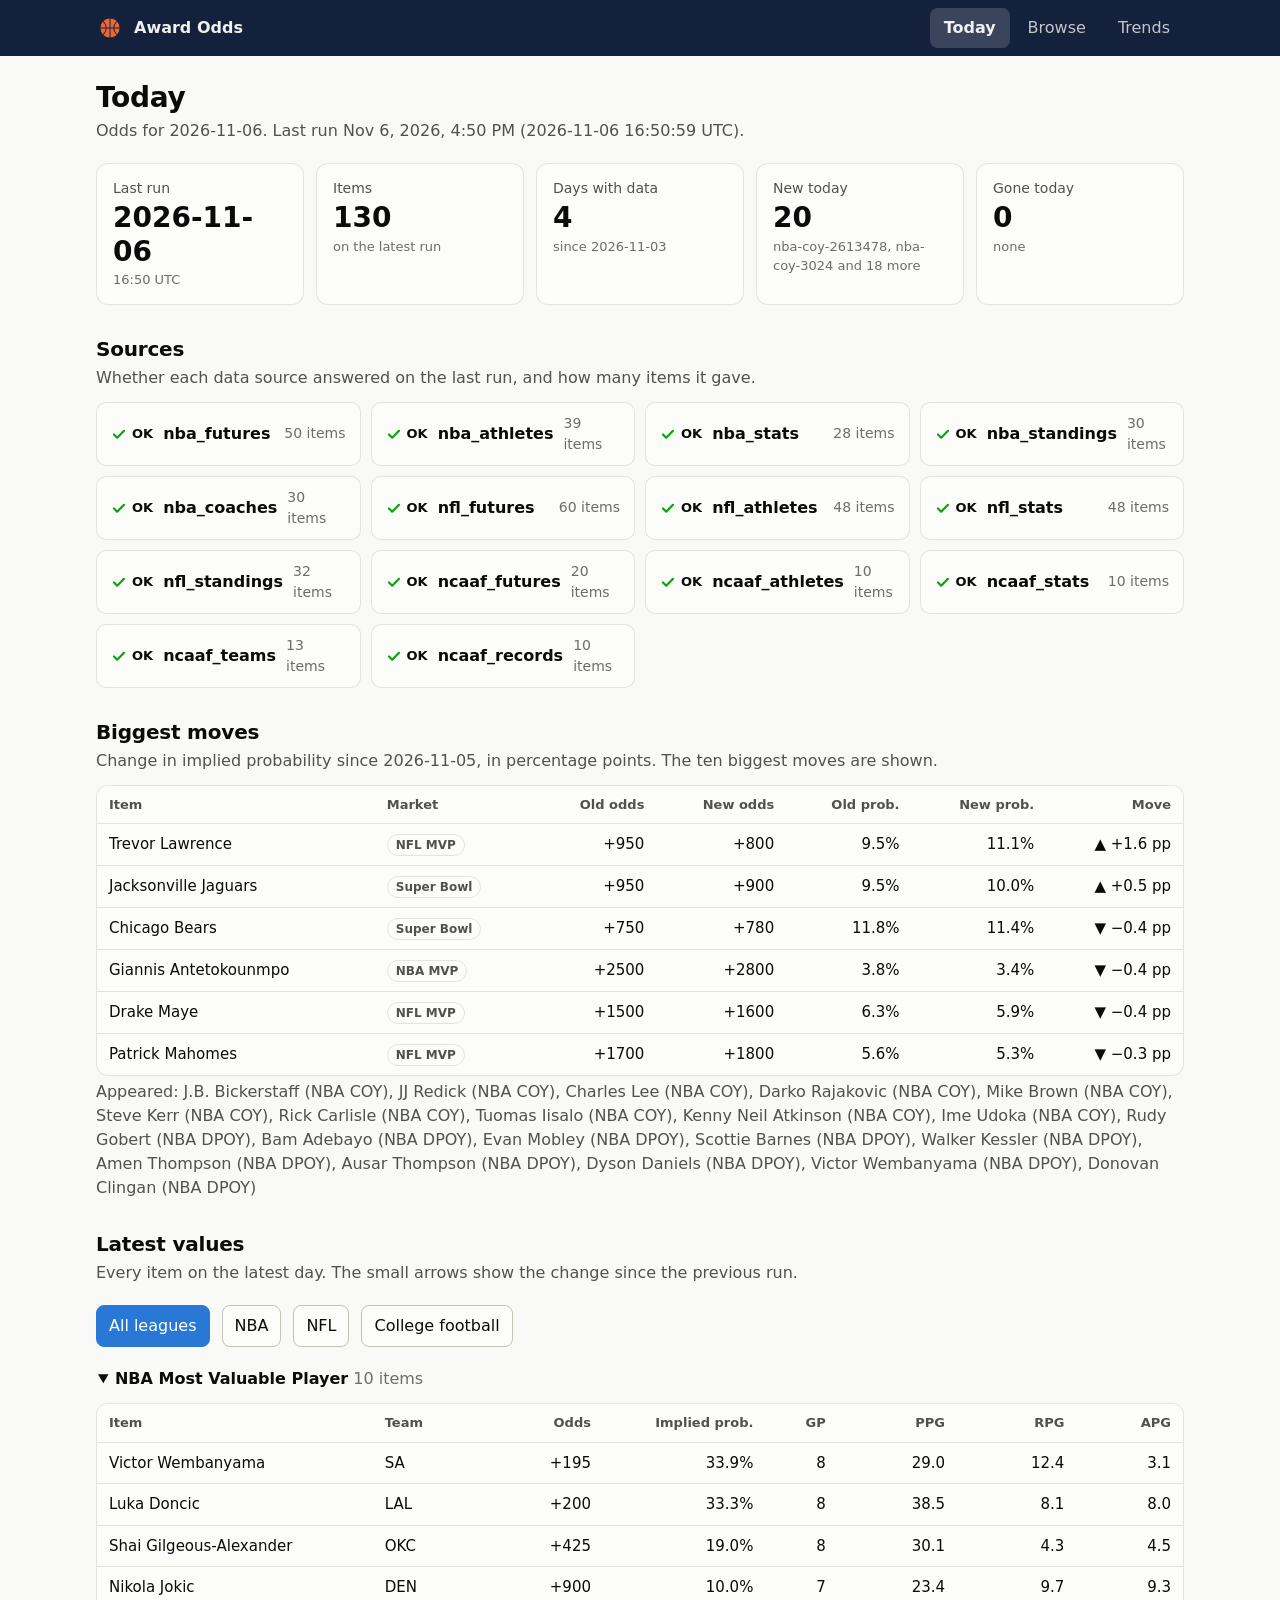
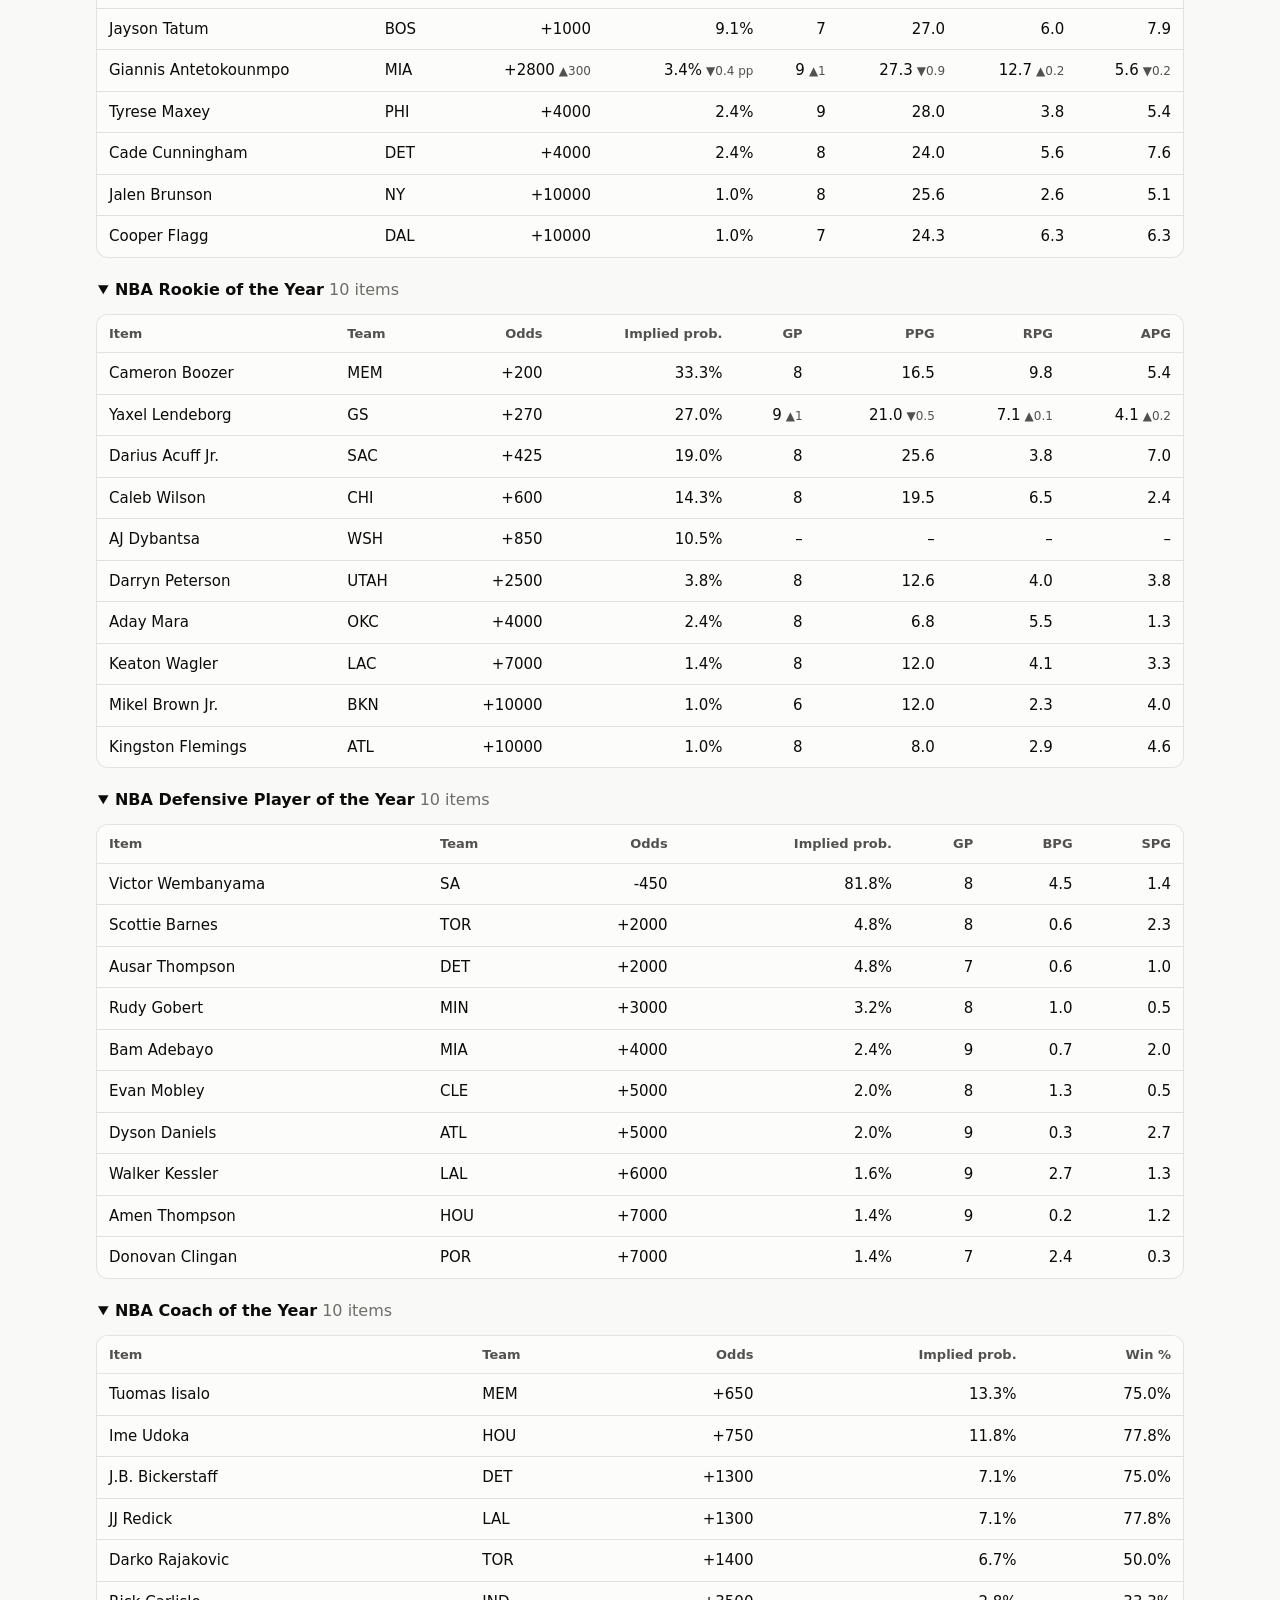
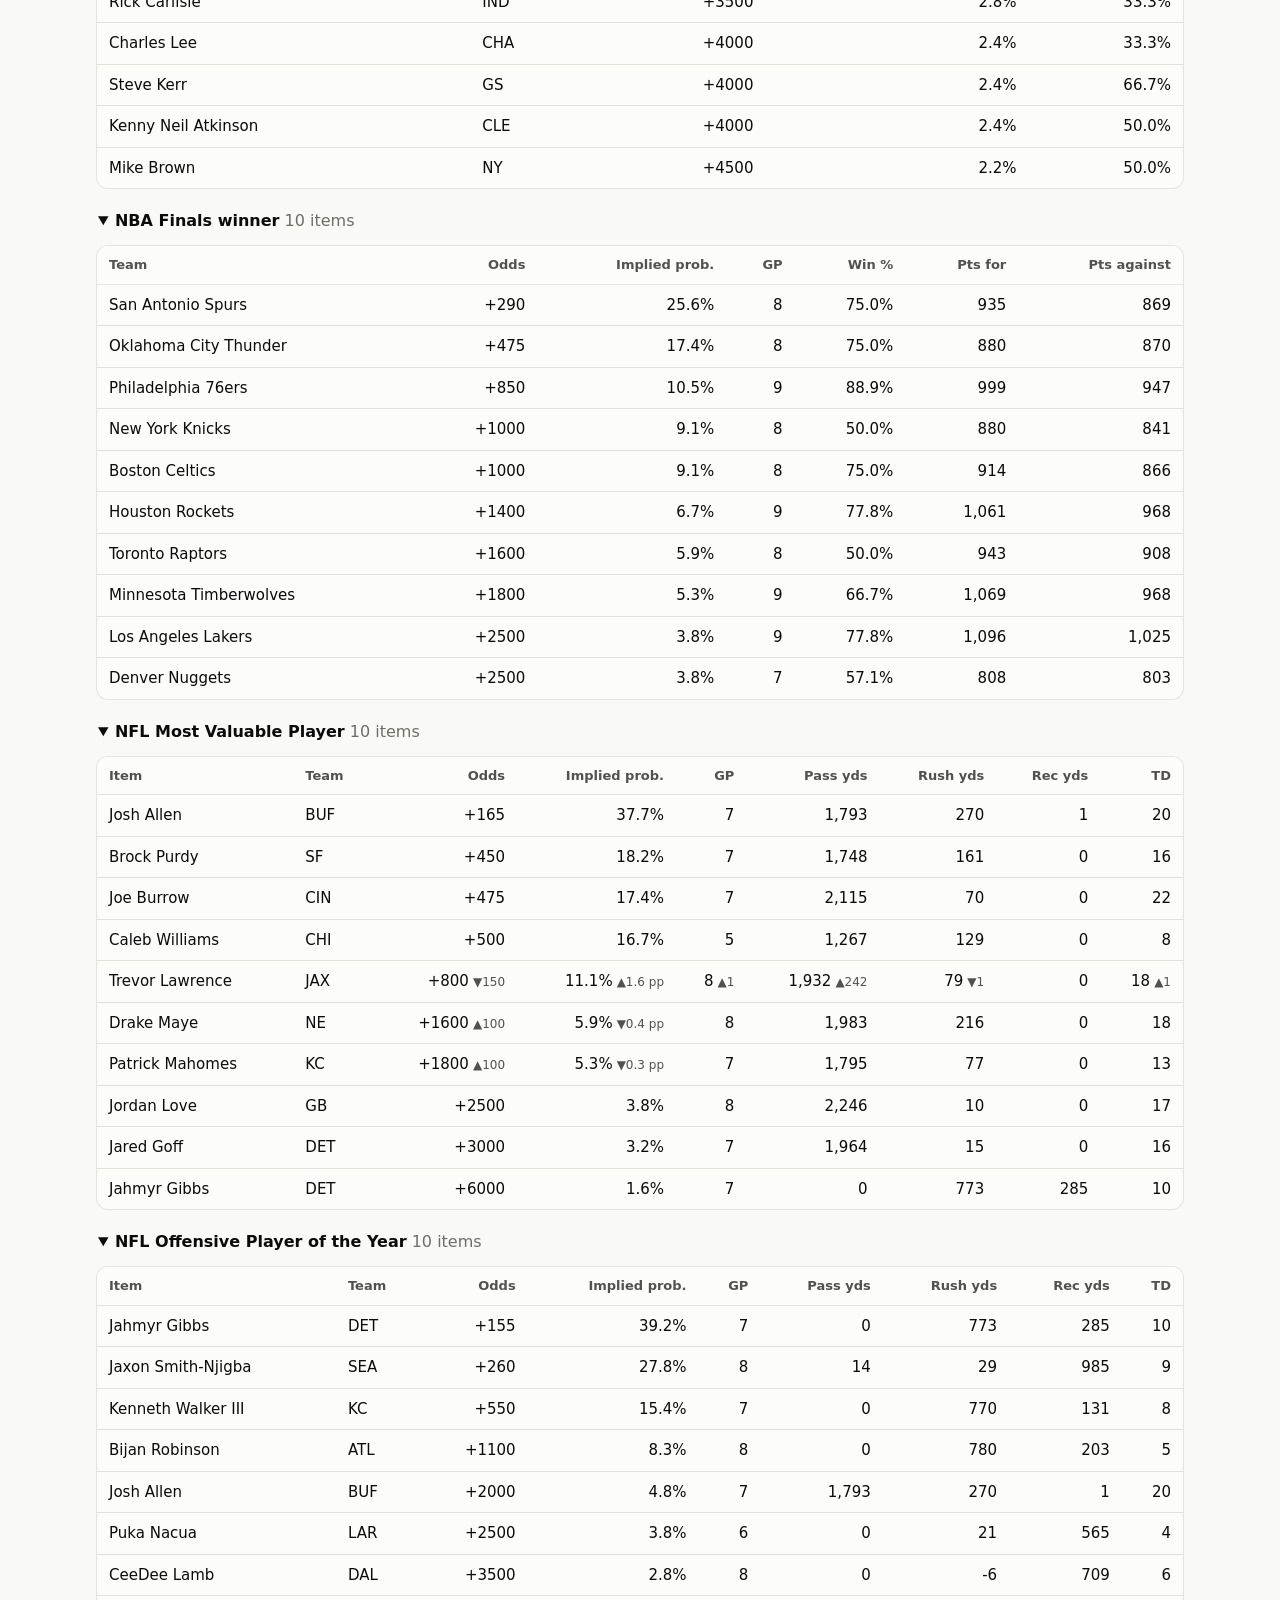
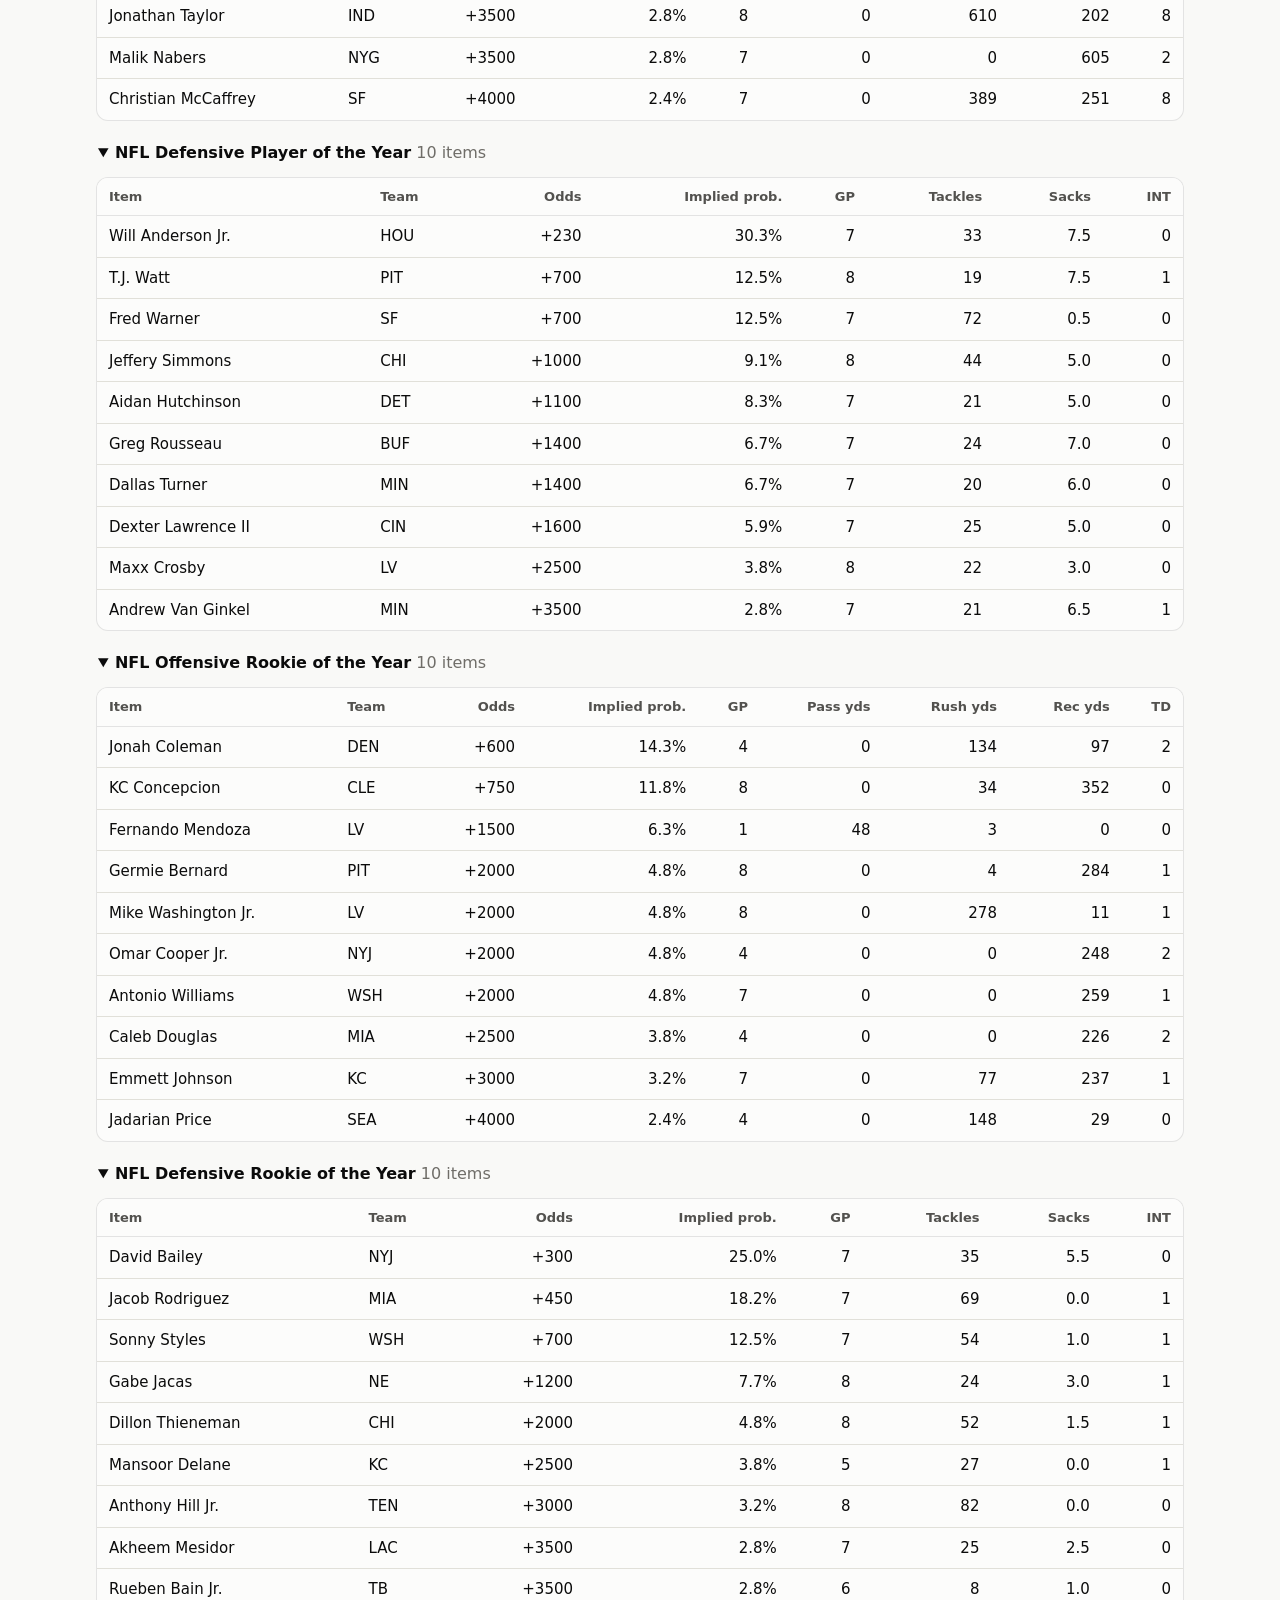
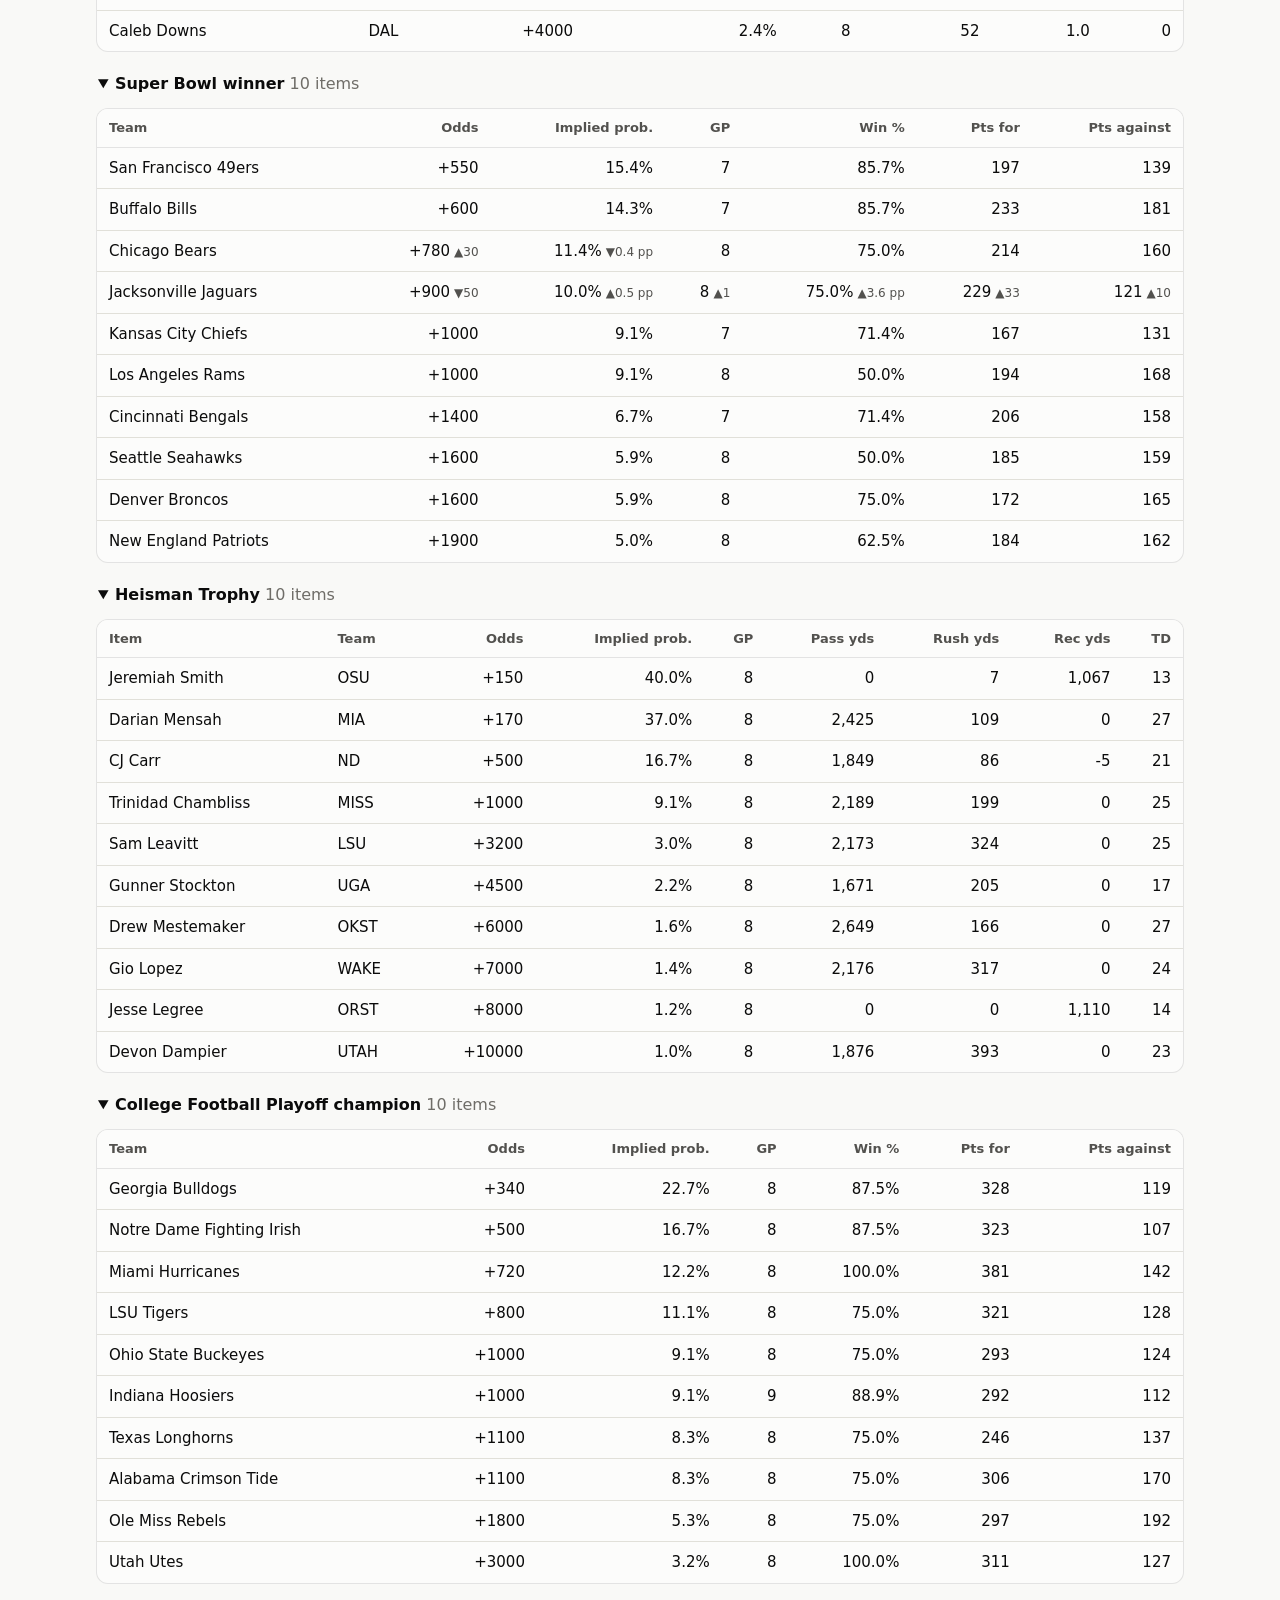
<file: index.html>
<!doctype html>
<html lang="en">
<head>
<meta charset="utf-8">
<meta name="viewport" content="width=device-width, initial-scale=1">
<title>Today | Award Odds Tracker</title>
<meta name="description" content="Today's sportsbook odds for NBA, NFL and college football awards and title favorites, and what moved since the last run.">
<meta name="theme-color" content="#14213d">
<link rel="manifest" href="manifest.webmanifest">
<link rel="icon" href="assets/icon-192.png">
<link rel="apple-touch-icon" href="assets/icon-192.png">
<link rel="stylesheet" href="assets/style.css">
</head>
<body>
<header id="site-nav"></header>
<main class="wrap">
<h1>Today</h1>
<p class="lede" id="asof">Loading the latest odds&hellip;</p>
<div class="tiles" id="tiles"></div>

<section class="section" aria-labelledby="h-sources">
  <h2 id="h-sources">Sources</h2>
  <p class="lede">Whether each data source answered on the last run, and how many items it gave.</p>
  <ul class="sources" id="sources"></ul>
</section>

<section class="section" aria-labelledby="h-moves">
  <h2 id="h-moves">Biggest moves</h2>
  <p class="lede" id="moves-note"></p>
  <div id="moves"></div>
</section>

<section class="section" aria-labelledby="h-latest">
  <h2 id="h-latest">Latest values</h2>
  <p class="lede">Every item on the latest day. The small arrows show the change since the previous run.</p>
  <div class="controls" id="league-chips" role="group" aria-label="Show league"></div>
  <div id="latest"></div>
</section>
</main>
<script type="module" src="assets/index.js"></script>
</body>
</html>
</file>
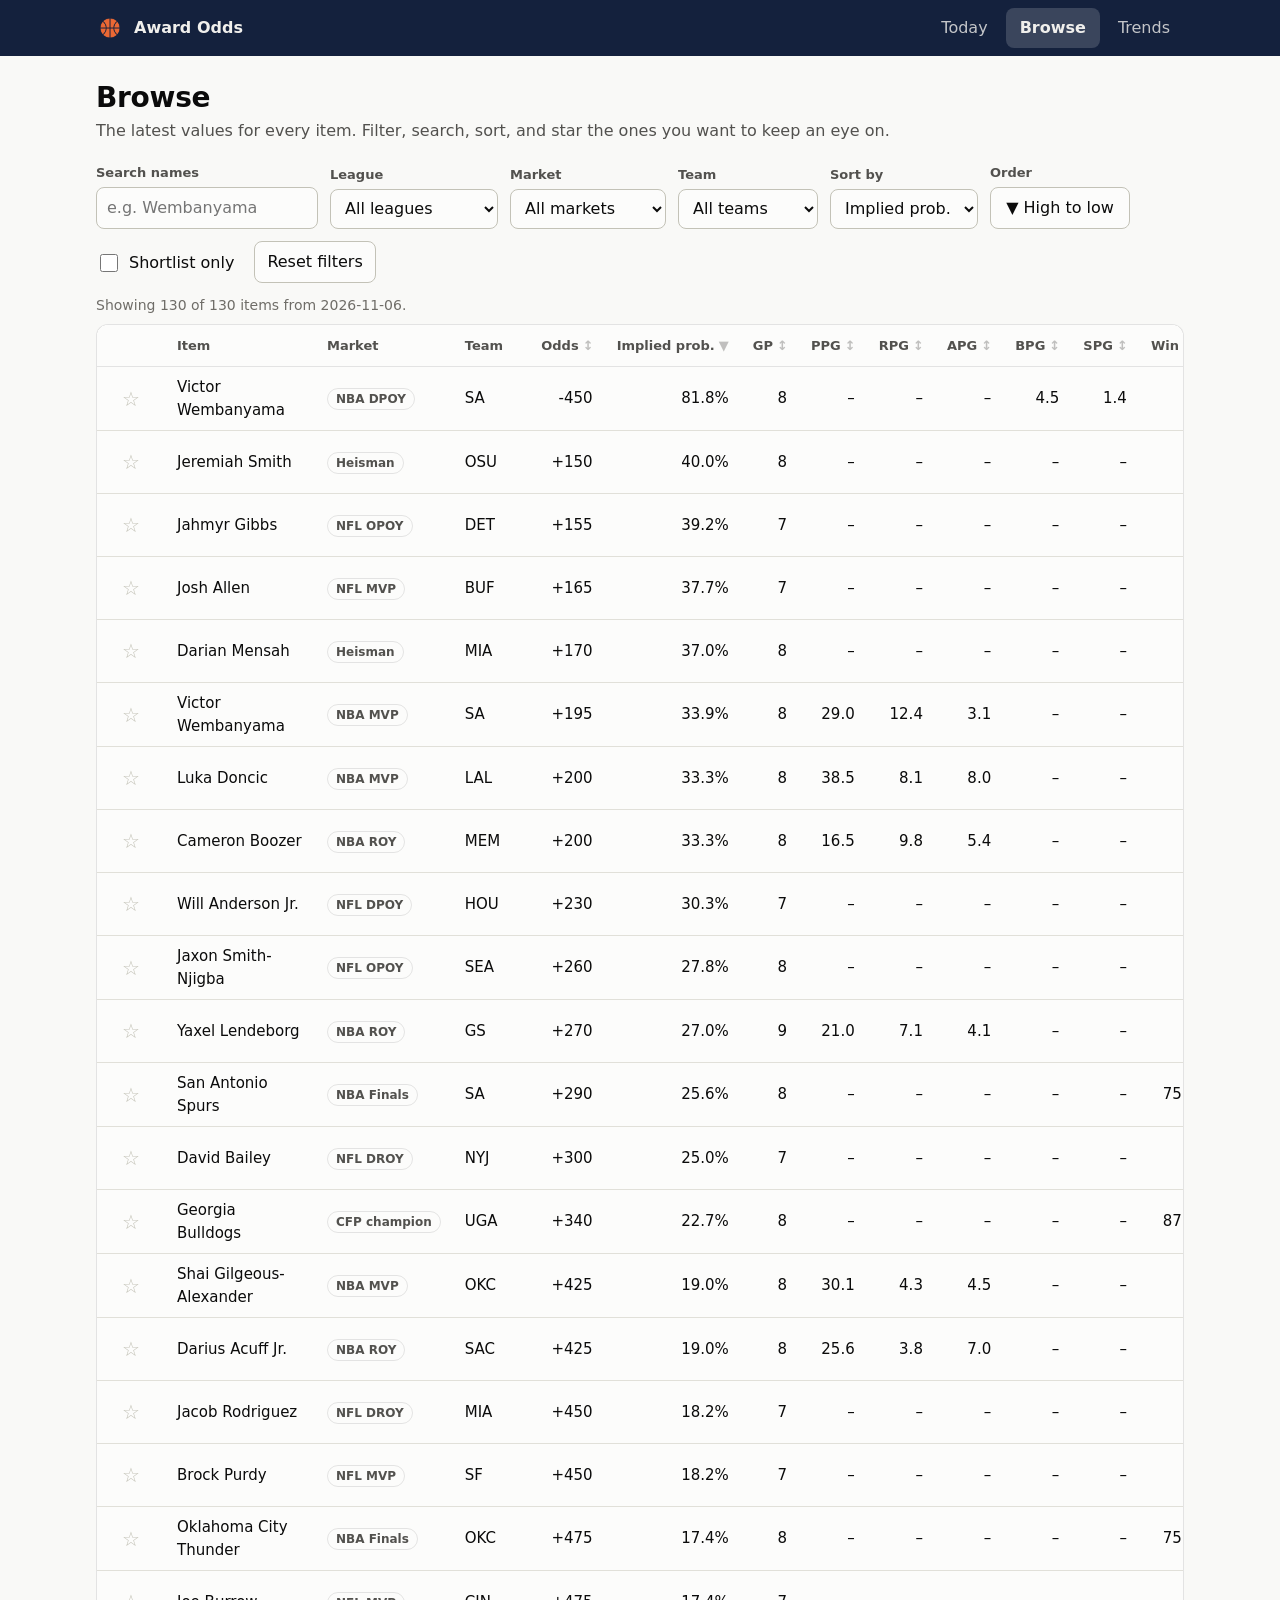
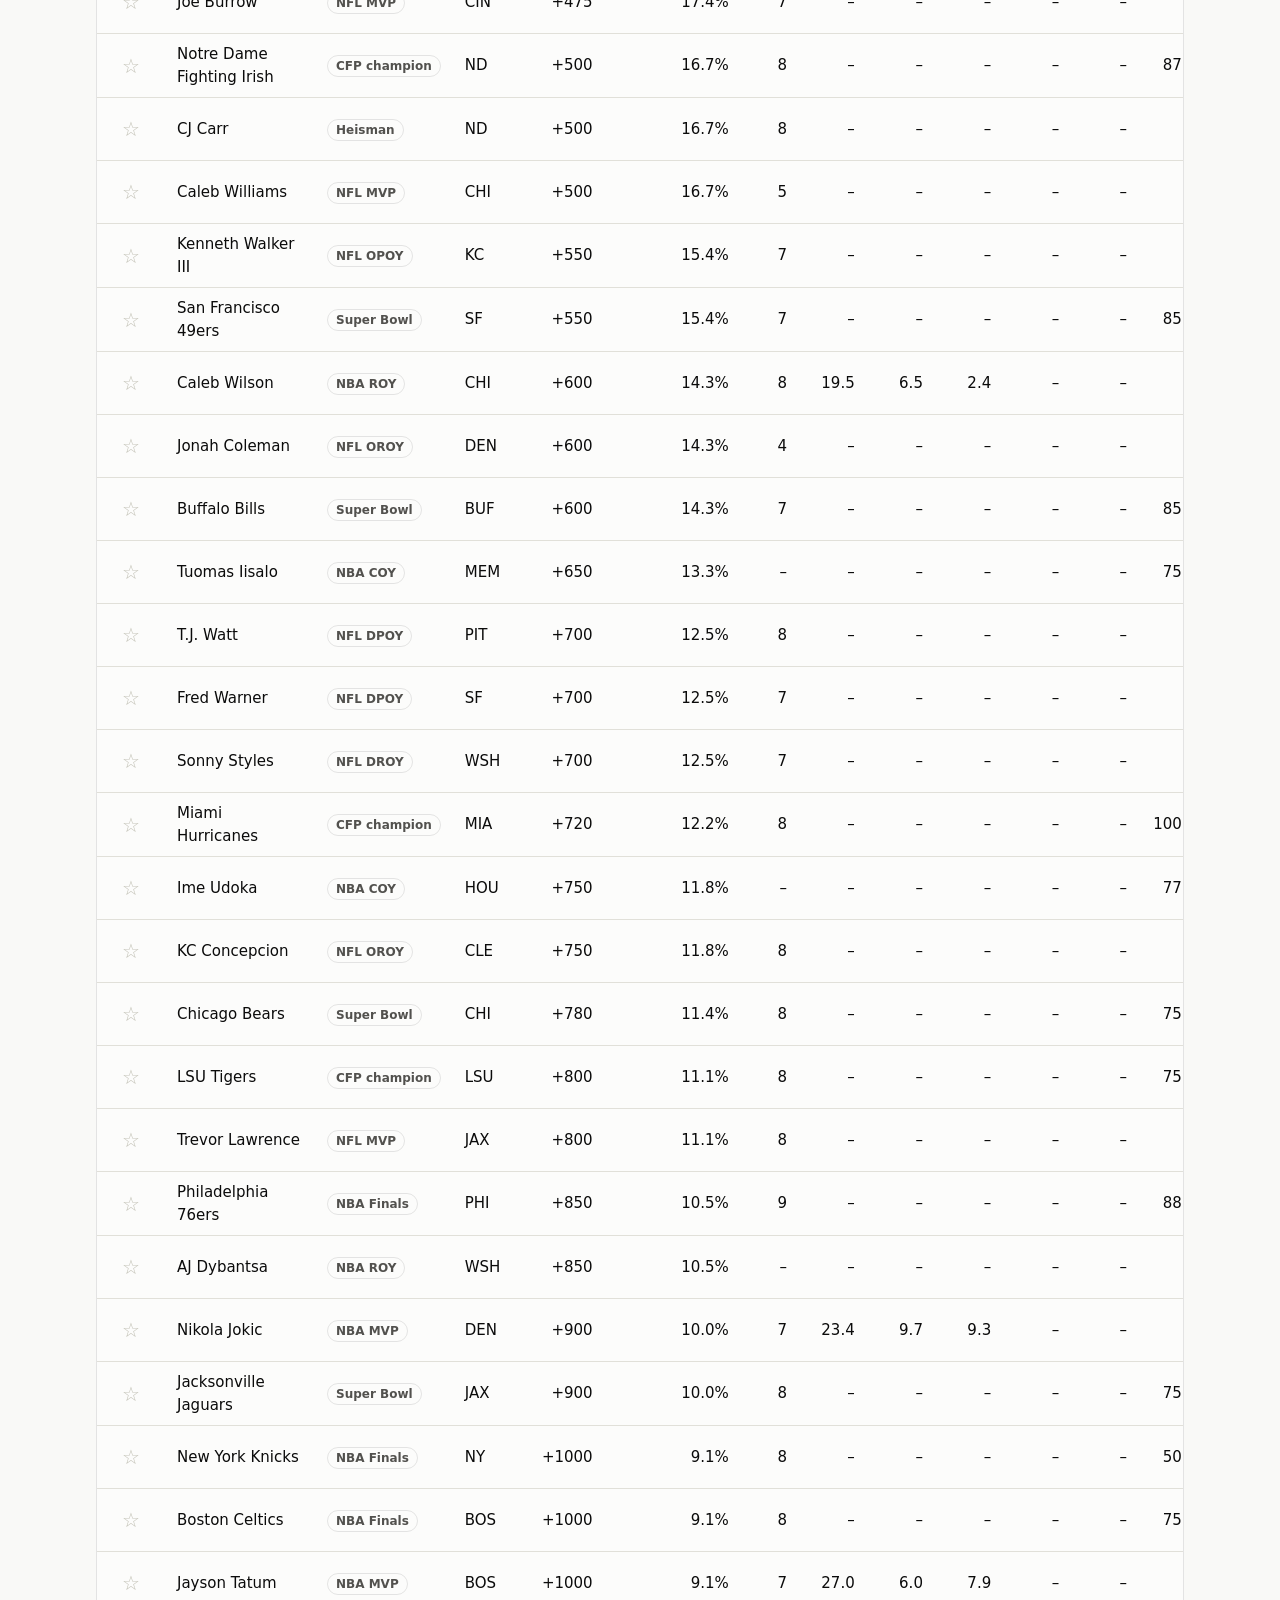
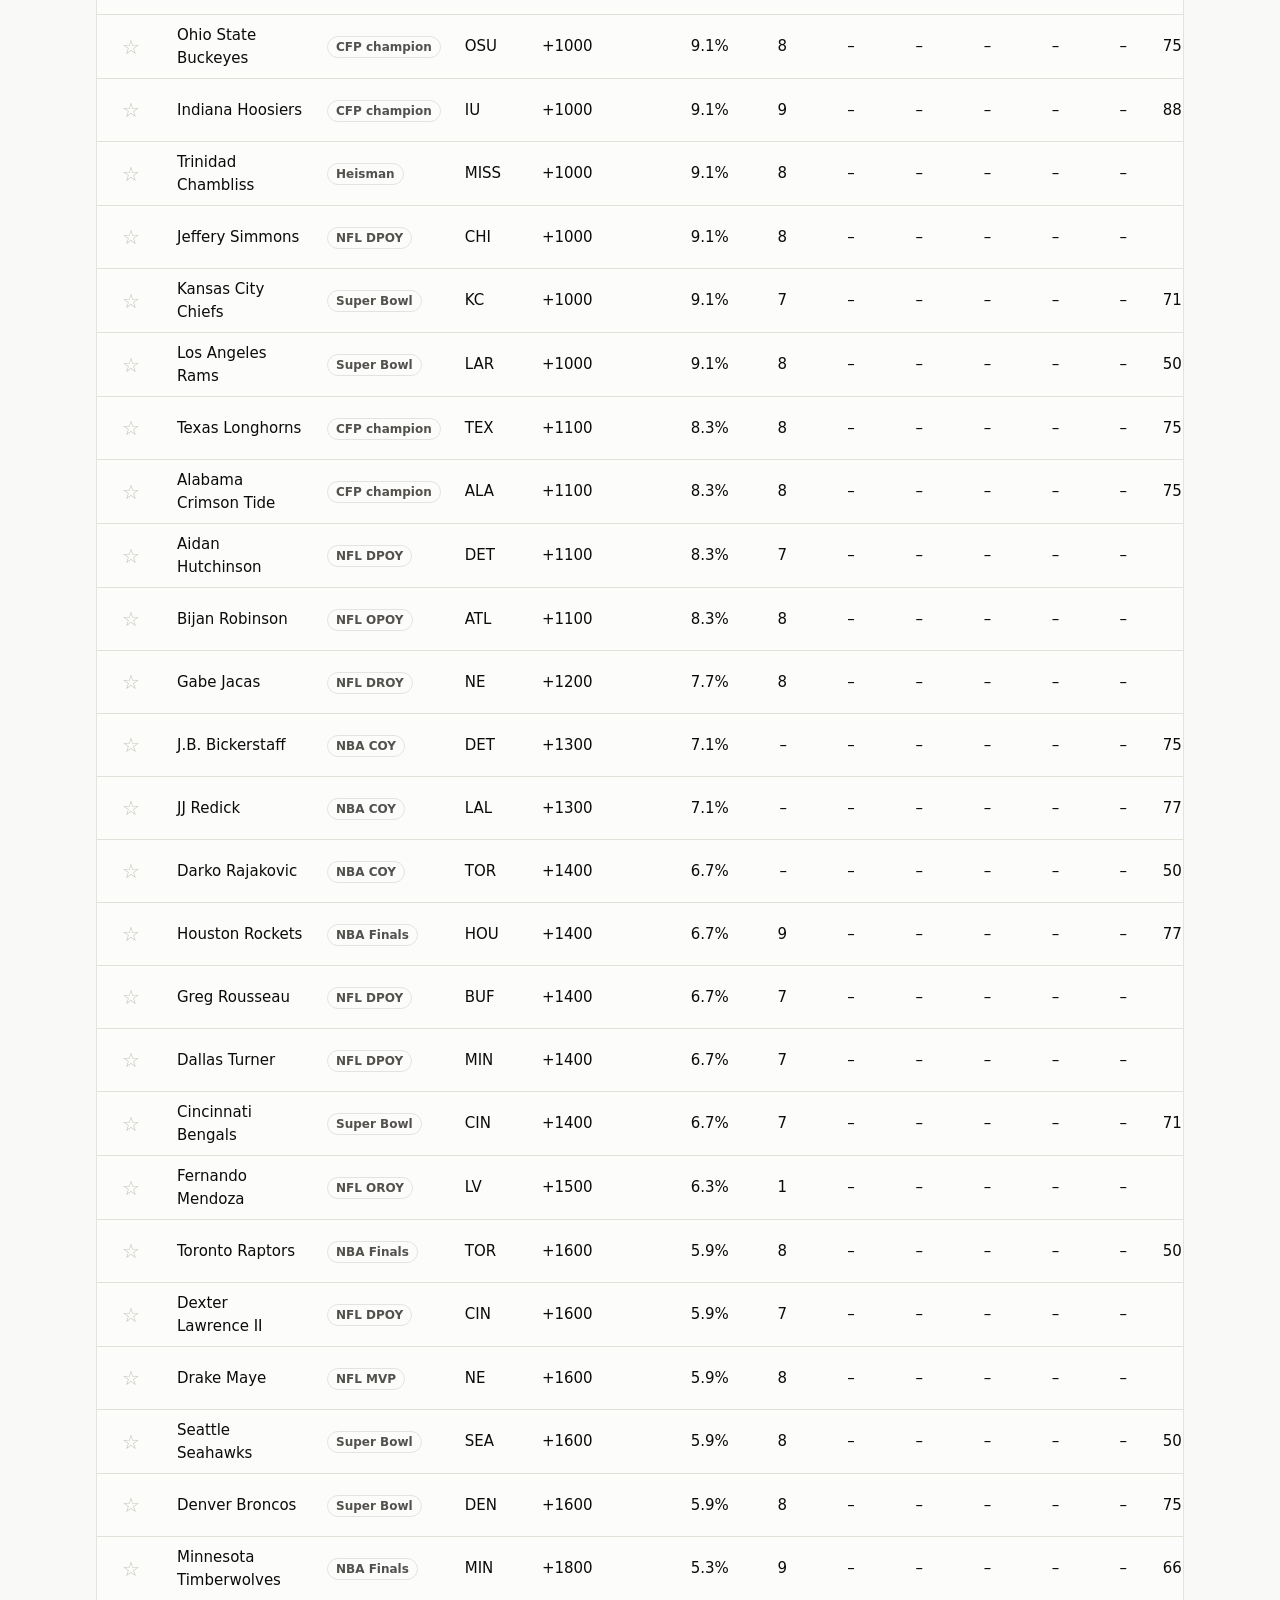
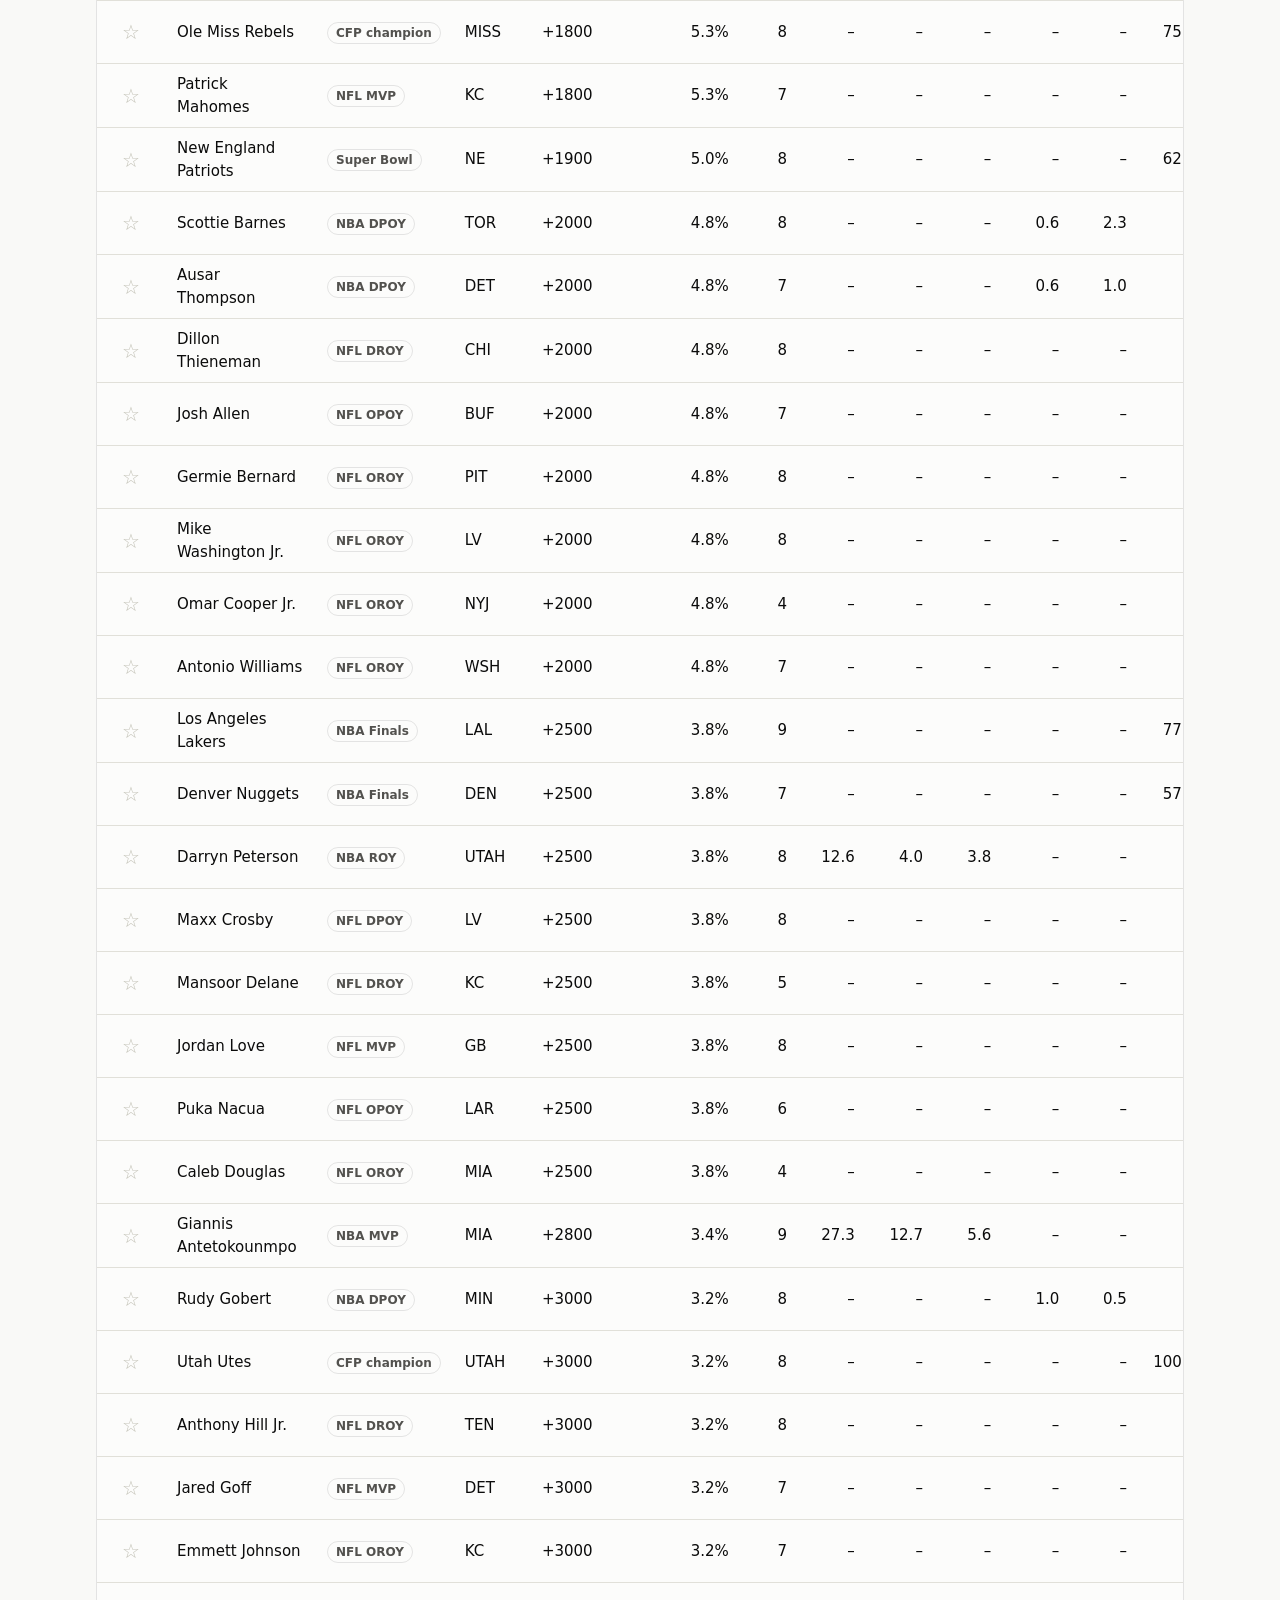
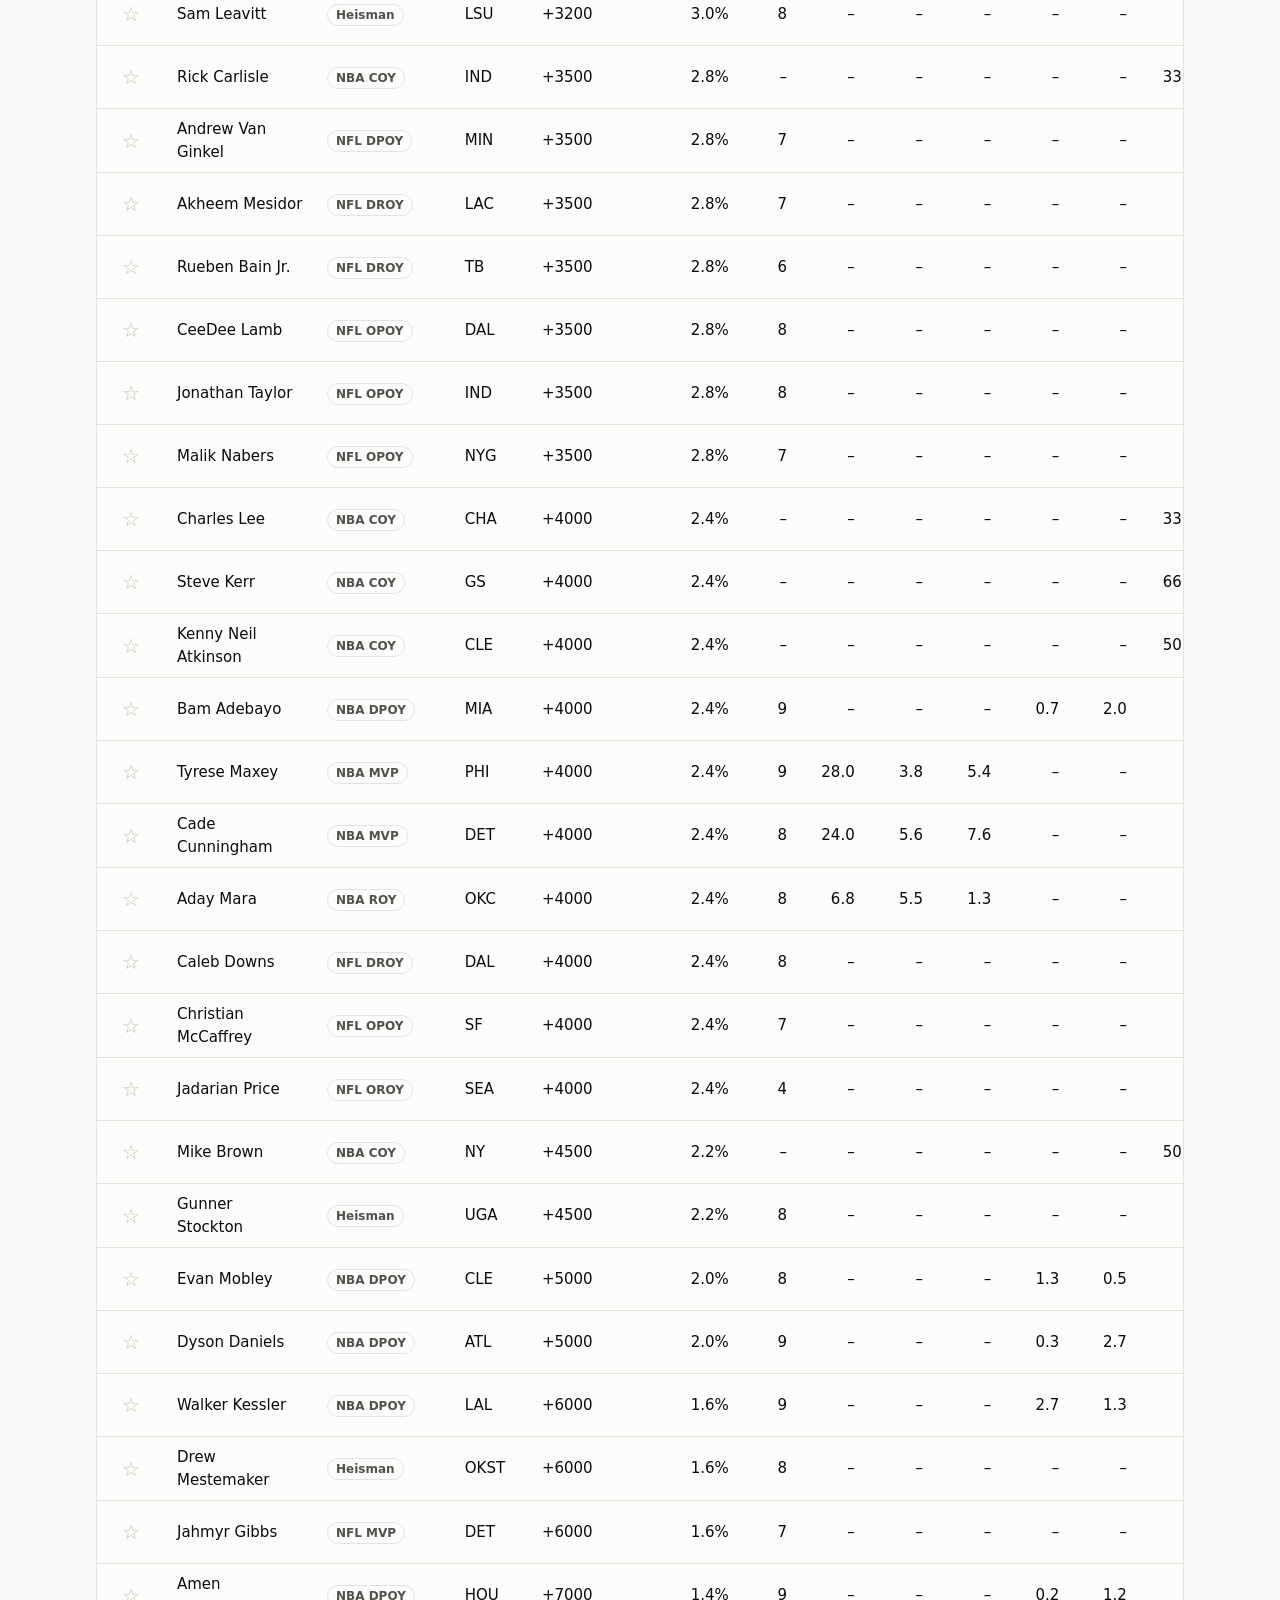
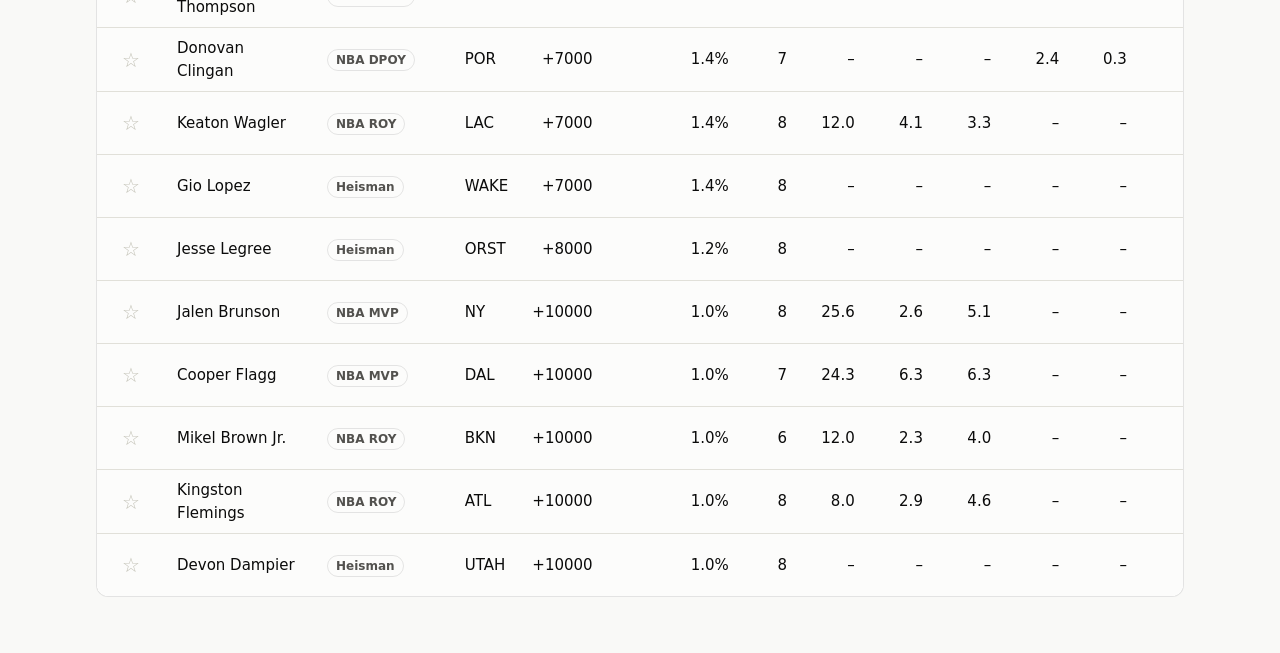
<file: browse.html>
<!doctype html>
<html lang="en">
<head>
<meta charset="utf-8">
<meta name="viewport" content="width=device-width, initial-scale=1">
<title>Browse | Award Odds Tracker</title>
<meta name="description" content="Filter, search and sort every award and title candidate, and star the ones you want to follow.">
<meta name="theme-color" content="#14213d">
<link rel="manifest" href="manifest.webmanifest">
<link rel="icon" href="assets/icon-192.png">
<link rel="apple-touch-icon" href="assets/icon-192.png">
<link rel="stylesheet" href="assets/style.css">
</head>
<body>
<header id="site-nav"></header>
<main class="wrap">
<h1>Browse</h1>
<p class="lede">The latest values for every item. Filter, search, sort, and star the ones you want to keep an eye on.</p>

<div class="controls" role="search">
  <div class="field"><label for="q">Search names</label><input id="q" type="search" placeholder="e.g. Wembanyama" autocomplete="off"></div>
  <div class="field"><label for="f-league">League</label><select id="f-league"></select></div>
  <div class="field"><label for="f-award">Market</label><select id="f-award"></select></div>
  <div class="field"><label for="f-team">Team</label><select id="f-team"></select></div>
  <div class="field"><label for="sort-col">Sort by</label><select id="sort-col"></select></div>
  <div class="field"><span class="label">Order</span><button class="btn" id="sort-dir" type="button" aria-label="Sort order"></button></div>
  <label class="check"><input id="only-stars" type="checkbox"> Shortlist only <span class="muted" id="star-count"></span></label>
  <button class="btn" id="reset" type="button">Reset filters</button>
</div>

<div class="count-line" id="count" role="status" aria-live="polite"></div>
<div class="table-wrap"><table id="table"><caption class="sr-only">Latest values for every item</caption><thead></thead><tbody></tbody></table></div>
</main>
<script type="module" src="assets/browse.js"></script>
</body>
</html>
</file>
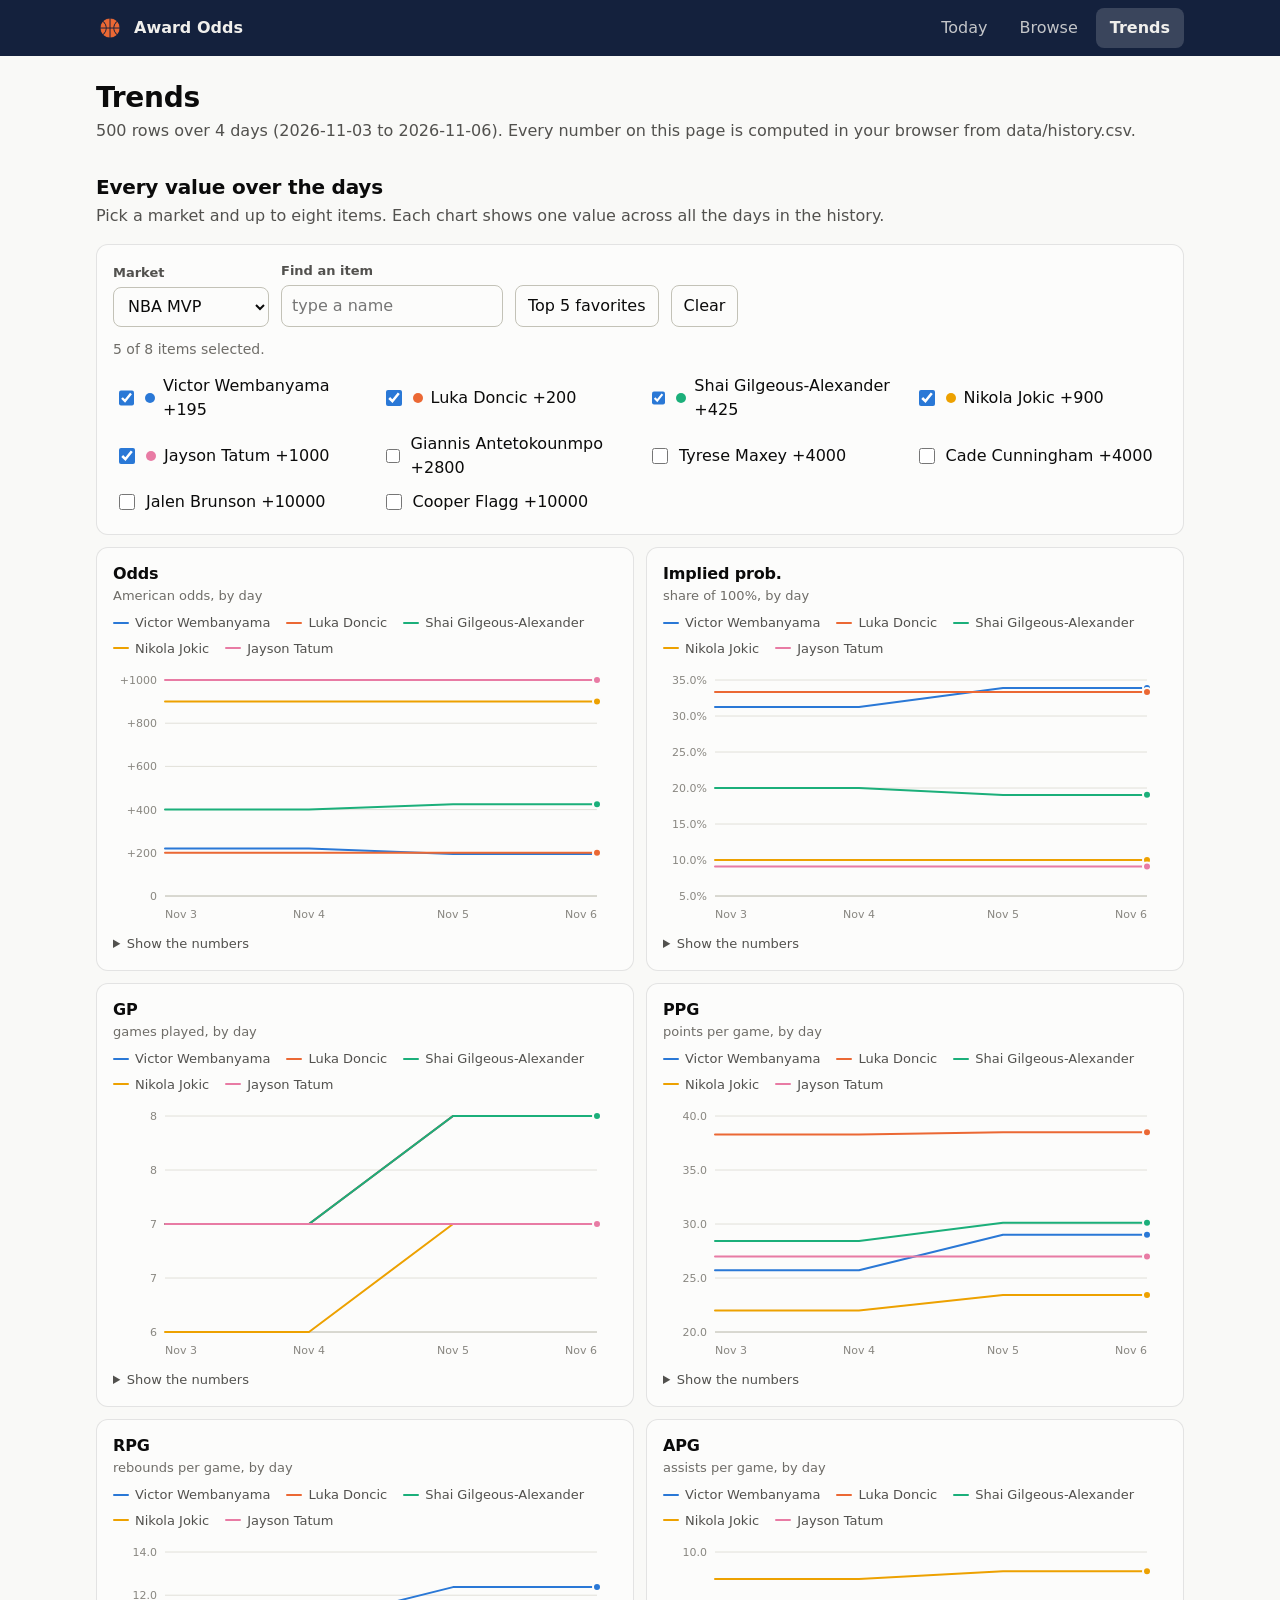
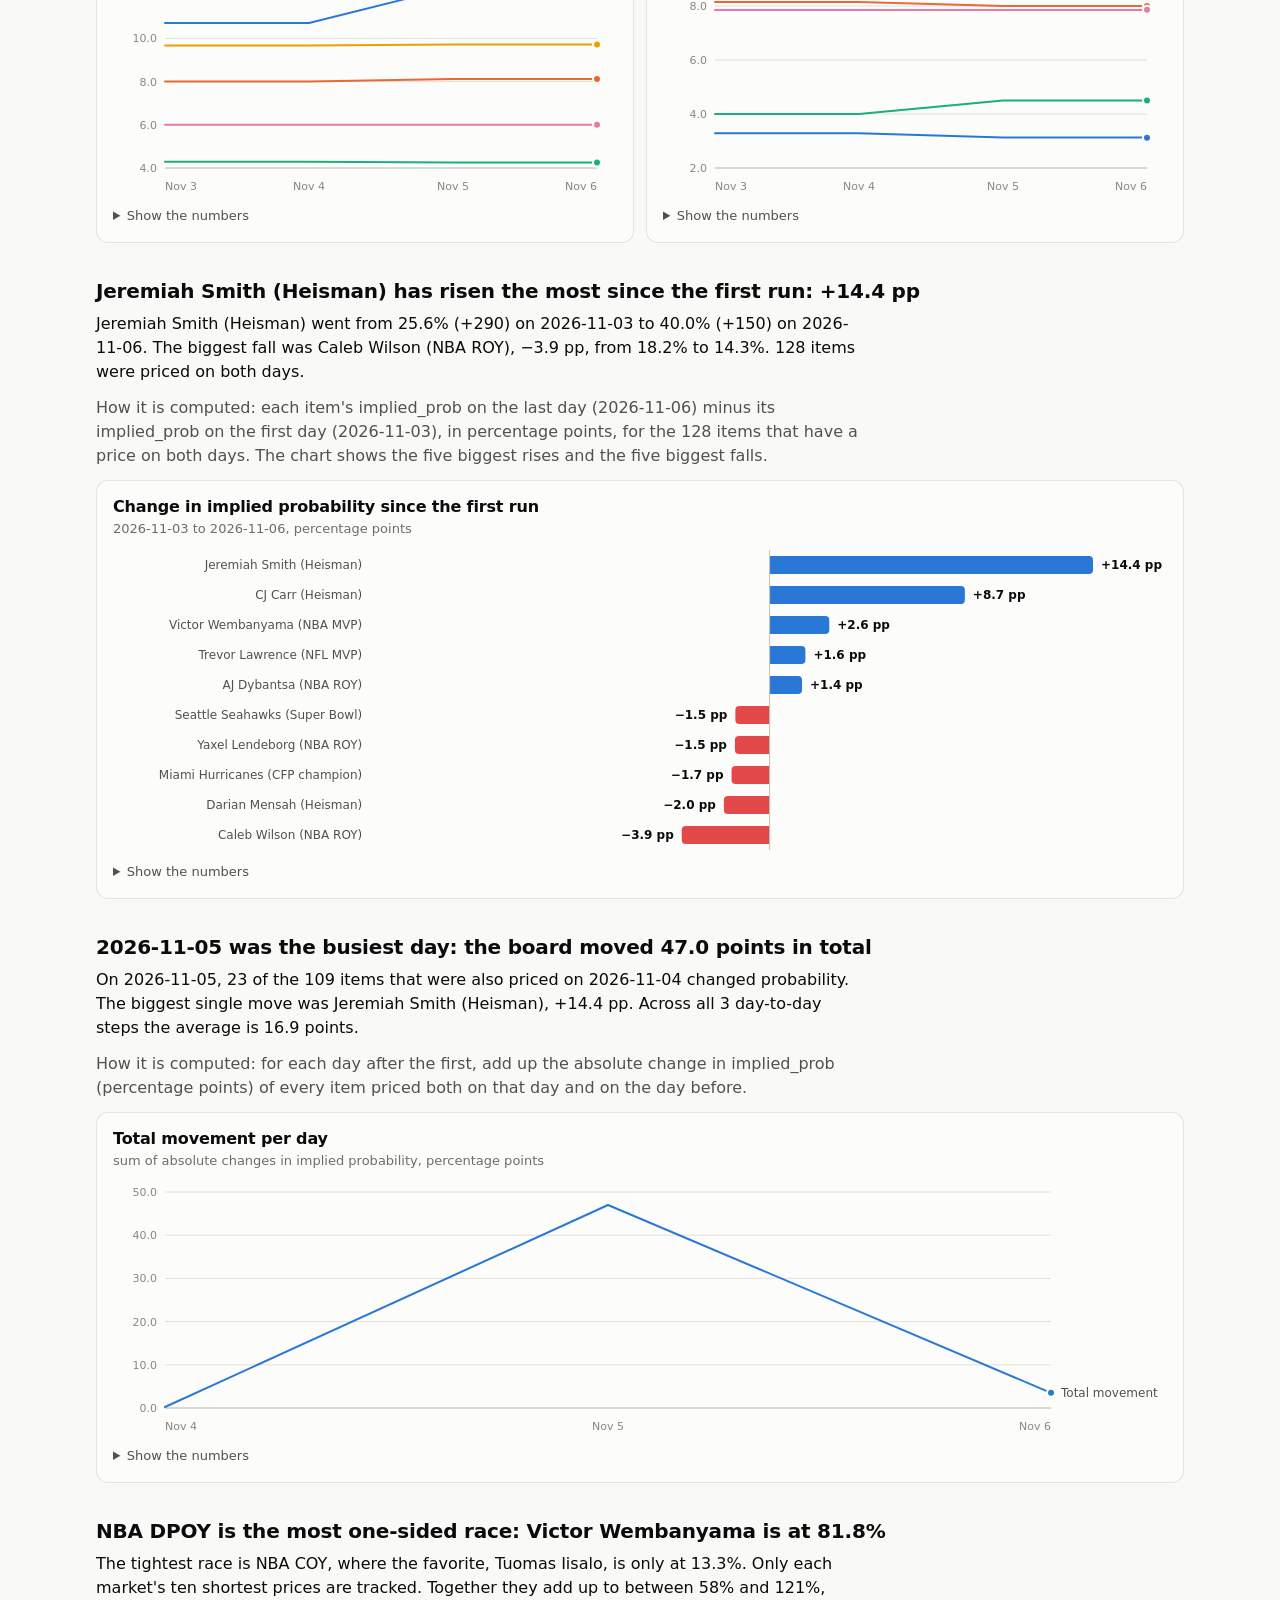
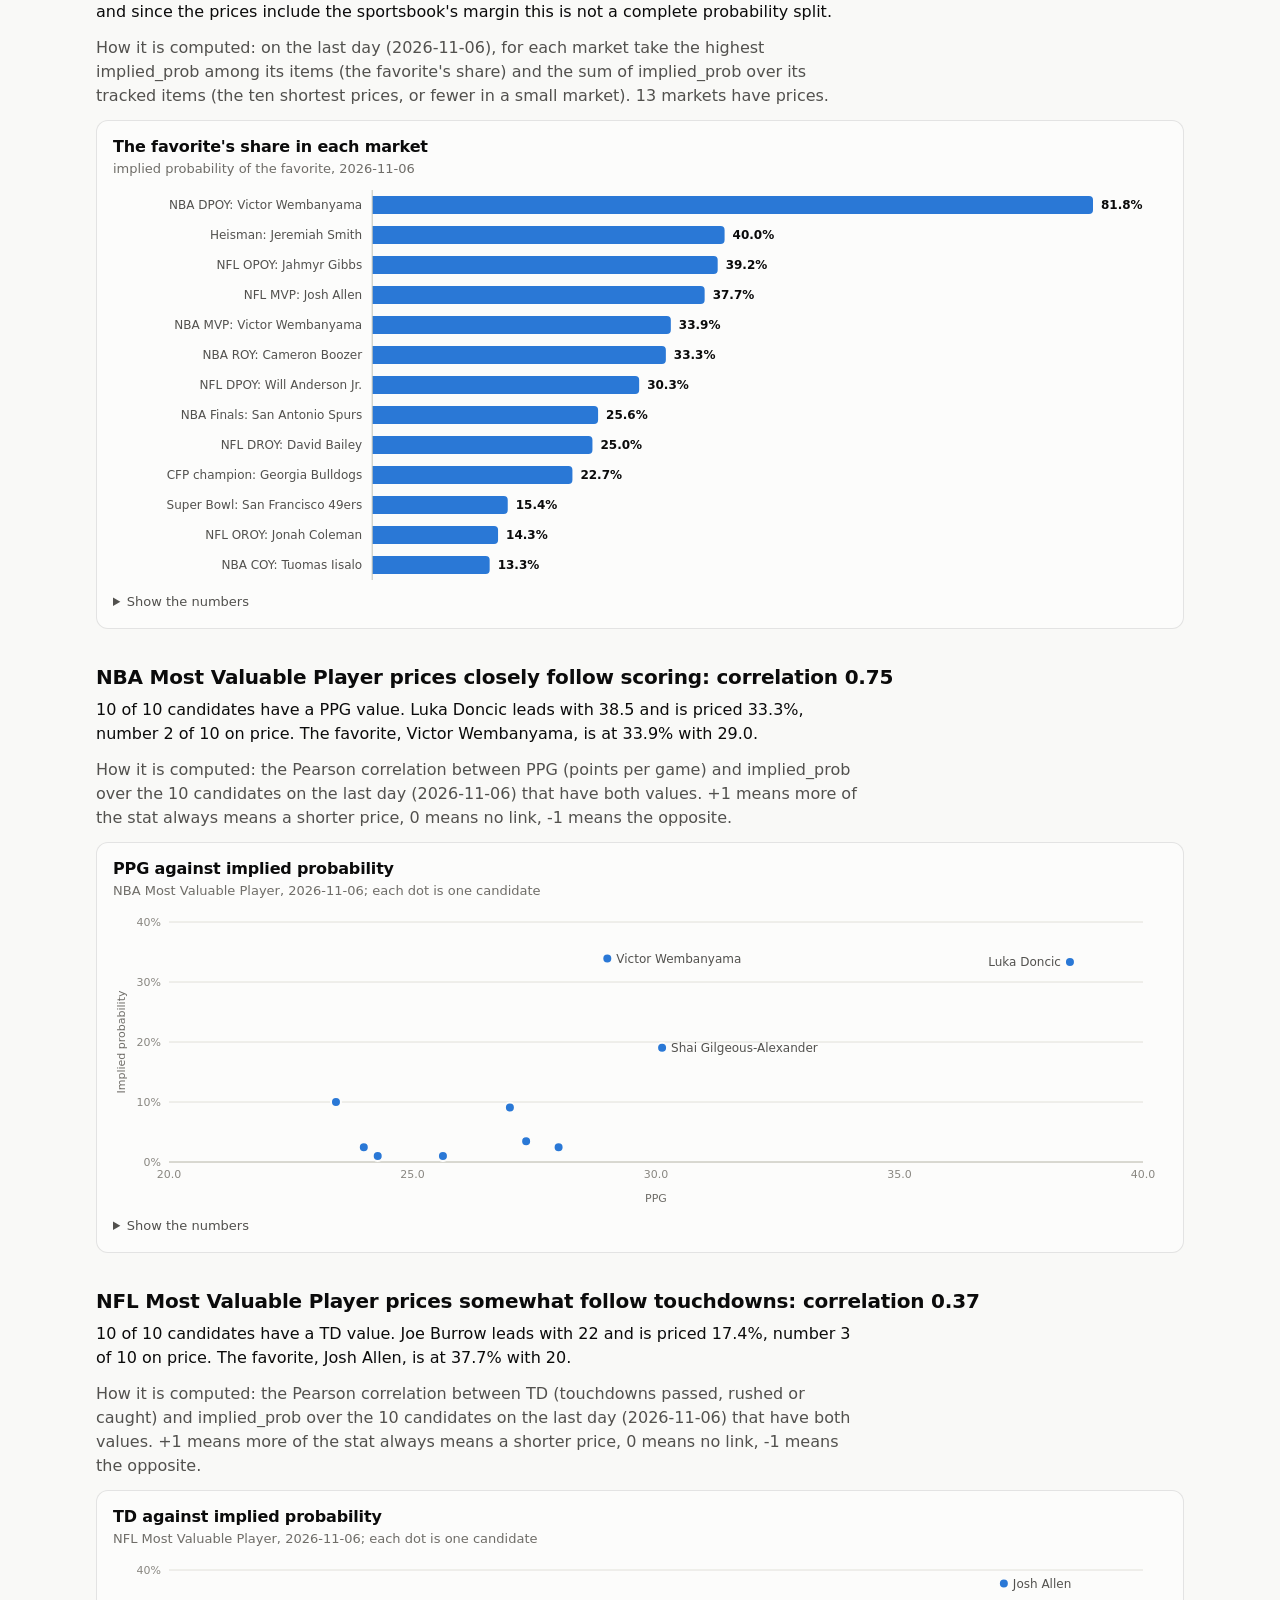
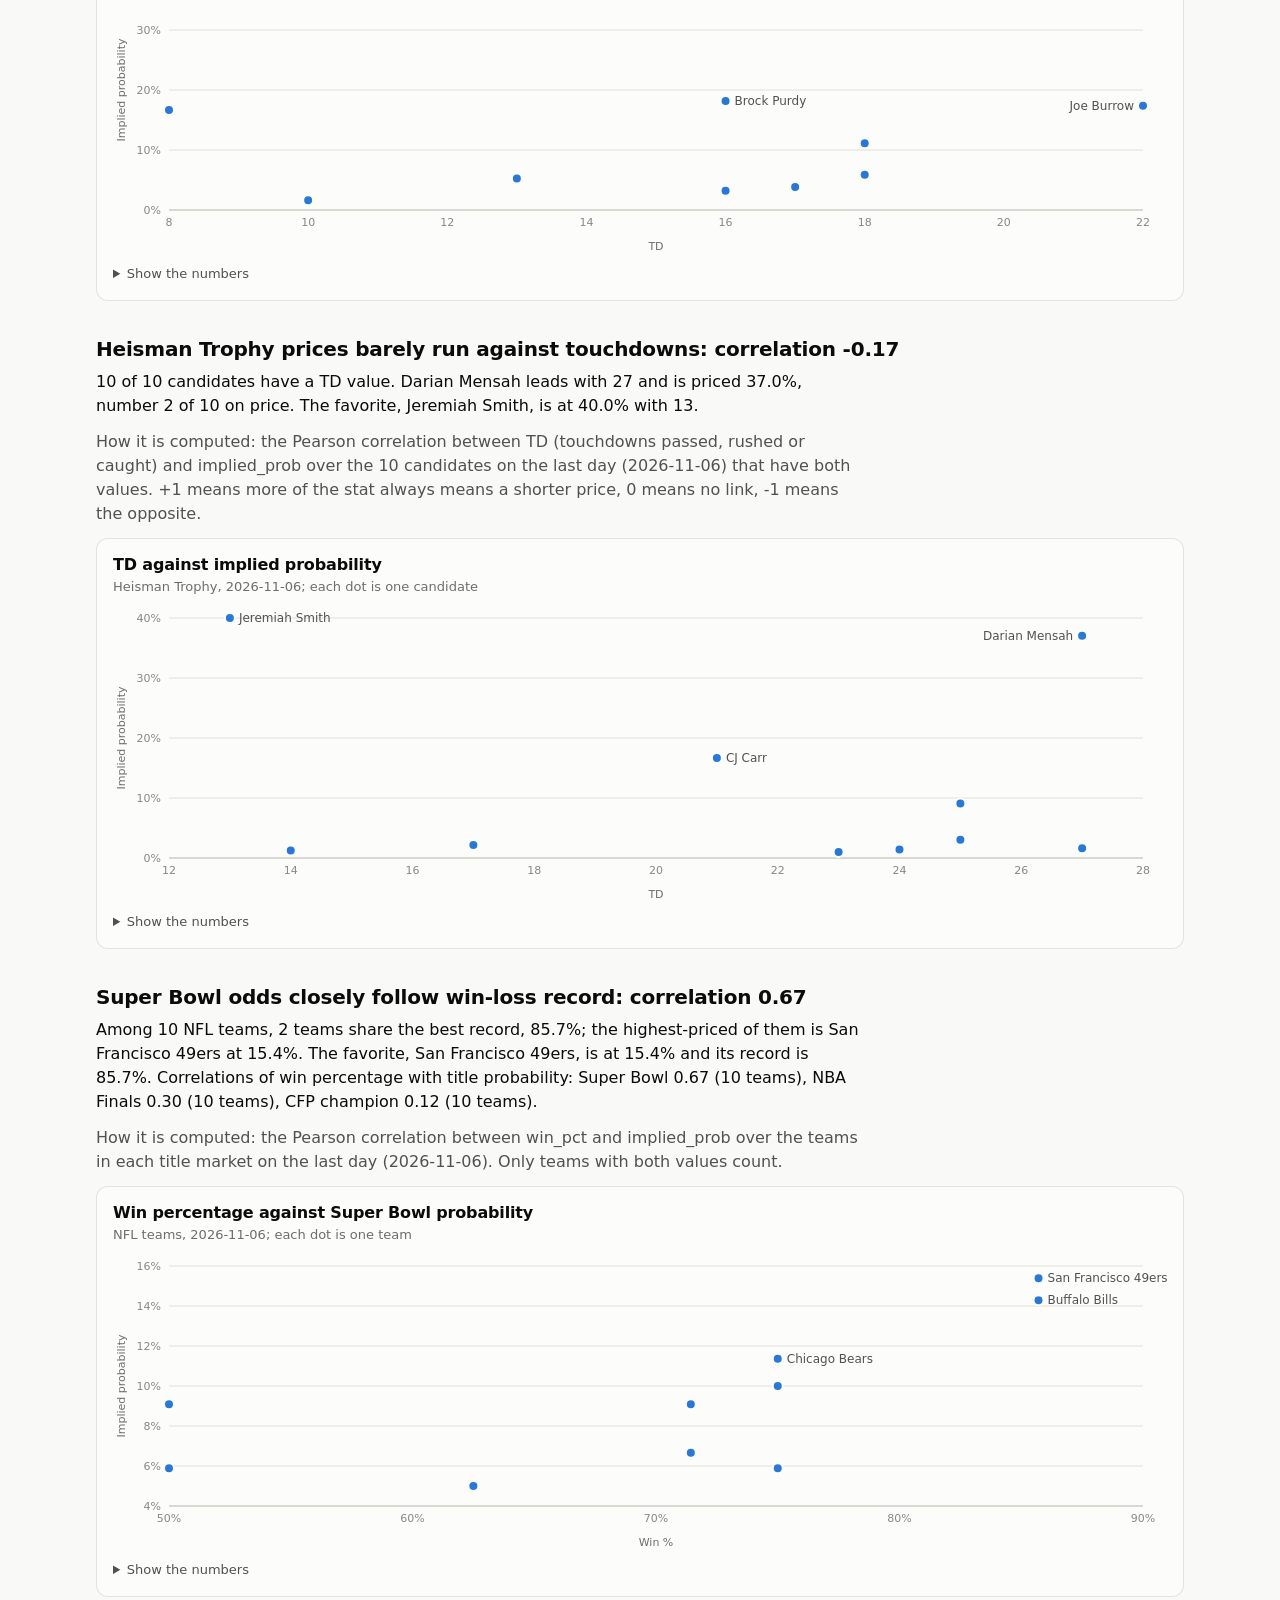
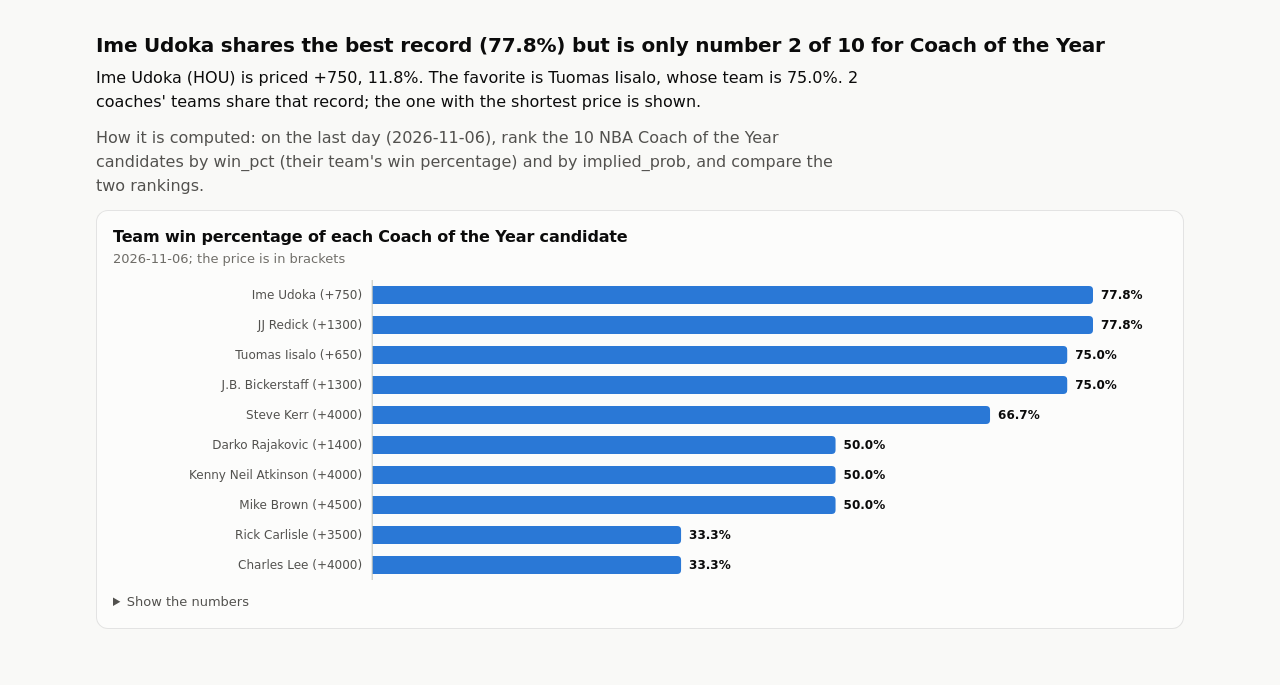
<file: trends.html>
<!doctype html>
<html lang="en">
<head>
<meta charset="utf-8">
<meta name="viewport" content="width=device-width, initial-scale=1">
<title>Trends | Award Odds Tracker</title>
<meta name="description" content="What the odds history says: who is rising, which day moved most, and whether stats line up with the prices.">
<meta name="theme-color" content="#14213d">
<link rel="manifest" href="manifest.webmanifest">
<link rel="icon" href="assets/icon-192.png">
<link rel="apple-touch-icon" href="assets/icon-192.png">
<link rel="stylesheet" href="assets/style.css">
</head>
<body>
<header id="site-nav"></header>
<main class="wrap">
<h1>Trends</h1>
<p class="lede" id="trend-lede">Loading the history&hellip;</p>

<section class="section" aria-labelledby="h-over-time">
  <h2 id="h-over-time">Every value over the days</h2>
  <p class="lede">Pick a market and up to eight items. Each chart shows one value across all the days in the history.</p>
  <div class="picker" id="picker"></div>
  <div class="chart-grid" id="series-charts"></div>
</section>

<div id="findings"></div>
</main>
<script type="module" src="assets/trends.js"></script>
</body>
</html>
</file>
<file: assets/style.css>
/* One set of fonts and colors for all three pages. */

:root {
  color-scheme: light;
  --page:        #f9f9f7;
  --surface:     #fcfcfb;
  --ink:         #0b0b0b;
  --ink-2:       #52514e;
  --ink-3:       #6f6d68;   /* muted text: darker than the chart axis grey so it passes on text */
  --axis-text:   #898781;
  --grid:        #e1e0d9;
  --baseline:    #c3c2b7;
  --border:      rgba(11, 11, 11, 0.10);
  --wash:        rgba(11, 11, 11, 0.045);
  --nav-bg:      #14213d;
  --nav-ink:     #f0efec;
  --accent:      #2a78d6;
  --accent-ink:  #ffffff;
  --good:        #0ca30c;
  --critical:    #d03b3b;
  --up:          #2a78d6;   /* diverging poles: blue up, red down */
  --down:        #e34948;
  /* categorical slots, in fixed order */
  --s1: #2a78d6; --s2: #eb6834; --s3: #1baf7a; --s4: #eda100;
  --s5: #e87ba4; --s6: #008300; --s7: #6250d6; --s8: #e34948;
}

@media (prefers-color-scheme: dark) {
  :root:where(:not([data-theme="light"])) {
    color-scheme: dark;
    --page: #0d0d0d; --surface: #1a1a19; --ink: #f0efec; --ink-2: #c3c2b7; --ink-3: #a6a499;
    --axis-text: #898781; --grid: #2c2c2a; --baseline: #383835;
    --border: rgba(255, 255, 255, 0.10); --wash: rgba(255, 255, 255, 0.06);
    --nav-bg: #0a1224; --accent: #3987e5; --up: #3987e5; --down: #e66767;
    --s1: #3987e5; --s2: #d95926; --s3: #199e70; --s4: #c98500;
    --s5: #d55181; --s6: #008300; --s7: #9085e9; --s8: #e66767;
  }
}
:root[data-theme="dark"] {
  color-scheme: dark;
  --page: #0d0d0d; --surface: #1a1a19; --ink: #f0efec; --ink-2: #c3c2b7; --ink-3: #a6a499;
  --axis-text: #898781; --grid: #2c2c2a; --baseline: #383835;
  --border: rgba(255, 255, 255, 0.10); --wash: rgba(255, 255, 255, 0.06);
  --nav-bg: #0a1224; --accent: #3987e5; --up: #3987e5; --down: #e66767;
  --s1: #3987e5; --s2: #d95926; --s3: #199e70; --s4: #c98500;
  --s5: #d55181; --s6: #008300; --s7: #9085e9; --s8: #e66767;
}

* { box-sizing: border-box; }

html { -webkit-text-size-adjust: 100%; }

body {
  margin: 0;
  background: var(--page);
  color: var(--ink);
  font: 16px/1.5 system-ui, -apple-system, "Segoe UI", sans-serif;
}

a { color: var(--accent); }
h1, h2, h3 { line-height: 1.25; margin: 0; letter-spacing: -0.01em; }
h1 { font-size: 1.75rem; }
h2 { font-size: 1.25rem; }
h3 { font-size: 1rem; }
p { margin: 0 0 0.75rem; }

.wrap { max-width: 1120px; margin: 0 auto; padding: 0 16px; }
main.wrap { padding-top: 24px; padding-bottom: 56px; }
.lede { color: var(--ink-2); margin-top: 4px; }
.muted { color: var(--ink-3); }
.sr-only { position: absolute; width: 1px; height: 1px; overflow: hidden; clip: rect(0 0 0 0); white-space: nowrap; }

/* ---- navigation bar, shared by every page ---- */
.site-nav { background: var(--nav-bg); color: var(--nav-ink); position: sticky; top: 0; z-index: 20; }
.site-nav .wrap { display: flex; align-items: center; gap: 12px 24px; flex-wrap: wrap; min-height: 56px; }
.brand { display: flex; align-items: center; gap: 10px; color: var(--nav-ink); text-decoration: none; font-weight: 650; }
.brand img { width: 28px; height: 28px; border-radius: 6px; }
.nav-links { display: flex; gap: 4px; margin-left: auto; }
.nav-links a {
  color: var(--nav-ink); text-decoration: none; padding: 8px 14px; border-radius: 8px; opacity: 0.8;
  min-height: 40px; display: inline-flex; align-items: center;
}
.nav-links a:hover { opacity: 1; background: rgba(255, 255, 255, 0.10); }
.nav-links a[aria-current="page"] { opacity: 1; background: rgba(255, 255, 255, 0.16); font-weight: 600; }

.notice {
  background: var(--wash); border: 1px solid var(--border); border-radius: 8px;
  padding: 10px 14px; margin: 16px 0; color: var(--ink-2);
}
.notice.error { border-color: var(--critical); }

/* ---- cards, tiles ---- */
.card { background: var(--surface); border: 1px solid var(--border); border-radius: 12px; padding: 16px; }
.section { margin-top: 32px; }
.section > h2 { margin-bottom: 4px; }
.section > .lede { margin-bottom: 12px; }

.tiles { display: grid; grid-template-columns: repeat(auto-fit, minmax(150px, 1fr)); gap: 12px; margin-top: 20px; }
.tile { background: var(--surface); border: 1px solid var(--border); border-radius: 12px; padding: 14px 16px; }
.tile .label { color: var(--ink-2); font-size: 0.875rem; }
.tile .value { font-size: 1.75rem; font-weight: 600; line-height: 1.2; margin-top: 2px; }
.tile .sub { color: var(--ink-3); font-size: 0.8125rem; margin-top: 2px; }

/* ---- sources ---- */
.sources { list-style: none; margin: 0; padding: 0; display: grid; grid-template-columns: repeat(auto-fit, minmax(210px, 1fr)); gap: 10px; }
.sources li { background: var(--surface); border: 1px solid var(--border); border-radius: 10px; padding: 10px 14px; display: flex; align-items: center; gap: 10px; }
.sources .name { font-weight: 600; }
.sources .count { color: var(--ink-3); font-size: 0.875rem; margin-left: auto; }
.badge { display: inline-flex; align-items: center; gap: 5px; font-size: 0.8125rem; font-weight: 600; }
.badge svg { width: 16px; height: 16px; flex: none; }
.badge.ok svg { color: var(--good); }
.badge.fail svg { color: var(--critical); }

/* ---- tables ---- */
.table-wrap { overflow-x: auto; background: var(--surface); border: 1px solid var(--border); border-radius: 12px; }
table { border-collapse: collapse; width: 100%; font-size: 0.9375rem; }
th, td { padding: 9px 12px; text-align: left; white-space: nowrap; }
th { font-weight: 600; color: var(--ink-2); font-size: 0.8125rem; border-bottom: 1px solid var(--border); background: var(--surface); }
td { border-bottom: 1px solid var(--grid); }
tbody tr:last-child td { border-bottom: 0; }
tbody tr:hover td { background: var(--wash); }
td.num, th.num { text-align: right; font-variant-numeric: tabular-nums; }
td.name { white-space: normal; min-width: 150px; }
.delta { color: var(--ink-2); font-size: 0.75rem; margin-left: 4px; font-variant-numeric: tabular-nums; }
.award-tag { display: inline-block; font-size: 0.75rem; font-weight: 600; color: var(--ink-2); border: 1px solid var(--border); border-radius: 999px; padding: 1px 8px; }
th button.sort {
  all: unset; cursor: pointer; display: inline-flex; align-items: center; gap: 4px; padding: 2px 0;
  color: inherit; font: inherit; border-radius: 4px;
}
th button.sort:focus-visible { outline: 2px solid var(--accent); outline-offset: 2px; }
th button.sort .arrow { width: 10px; opacity: 0.35; }
th[aria-sort="ascending"] .arrow, th[aria-sort="descending"] .arrow { opacity: 1; }

/* ---- form controls ---- */
.controls { display: flex; flex-wrap: wrap; gap: 12px; align-items: end; margin: 20px 0 12px; }
.field { display: flex; flex-direction: column; gap: 4px; min-width: 140px; }
.field label, .field .label { font-size: 0.8125rem; color: var(--ink-2); font-weight: 600; }
input[type="search"], input[type="text"], select {
  font: inherit; color: var(--ink); background: var(--surface); border: 1px solid var(--baseline);
  border-radius: 8px; padding: 8px 10px; min-height: 40px;
}
input[type="search"] { min-width: 220px; }
input:focus-visible, select:focus-visible, button:focus-visible, summary:focus-visible { outline: 2px solid var(--accent); outline-offset: 2px; }
.check { display: inline-flex; align-items: center; gap: 8px; min-height: 40px; }
.check input { width: 18px; height: 18px; accent-color: var(--accent); }
button.btn {
  font: inherit; color: var(--ink); background: var(--surface); border: 1px solid var(--baseline);
  border-radius: 8px; padding: 8px 12px; min-height: 40px; cursor: pointer;
}
button.btn:hover { background: var(--wash); }
button.btn[aria-pressed="true"] { background: var(--accent); border-color: var(--accent); color: var(--accent-ink); }
details.group { margin-top: 12px; }
details.group > summary { cursor: pointer; padding: 8px 2px; font-size: 1rem; }
details.group > .table-wrap { margin-top: 4px; }
button.star {
  all: unset; cursor: pointer; font-size: 1.25rem; line-height: 1; padding: 6px; border-radius: 6px;
  color: var(--baseline); min-width: 32px; min-height: 32px; text-align: center;
}
button.star:hover { background: var(--wash); }
button.star[aria-pressed="true"] { color: var(--s4); }
button.star:focus-visible { outline: 2px solid var(--accent); outline-offset: 2px; }
.count-line { color: var(--ink-3); font-size: 0.875rem; margin-bottom: 8px; }

/* ---- charts ---- */
.chart-card { background: var(--surface); border: 1px solid var(--border); border-radius: 12px; padding: 16px; margin-top: 12px; }
.chart-card h3 { margin-bottom: 2px; }
.chart-sub { color: var(--ink-3); font-size: 0.8125rem; margin-bottom: 8px; }
.chart { position: relative; width: 100%; }
.chart svg { display: block; width: 100%; height: auto; overflow: visible; }
.chart svg:focus-visible { outline: 2px solid var(--accent); outline-offset: 2px; border-radius: 4px; }
.chart .grid { stroke: var(--grid); stroke-width: 1; }
.chart .axis { stroke: var(--baseline); stroke-width: 1; }
.chart .tick { fill: var(--axis-text); font-size: 11px; }
.chart .axis-title { fill: var(--ink-3); font-size: 11px; }
.chart .label { fill: var(--ink-2); font-size: 12px; }
.chart .value { fill: var(--ink); font-size: 12px; font-weight: 600; }
.chart .cross { stroke: var(--axis-text); stroke-width: 1; }
.chart .mark:focus-visible { outline: none; stroke: var(--ink); stroke-width: 2; }
.legend { display: flex; flex-wrap: wrap; gap: 6px 16px; margin: 4px 0 8px; font-size: 0.8125rem; color: var(--ink-2); }
.legend span { display: inline-flex; align-items: center; gap: 6px; }
.legend i { display: inline-block; width: 16px; height: 2px; border-radius: 1px; }
.tooltip {
  position: absolute; z-index: 5; pointer-events: none; min-width: 120px; max-width: 280px;
  background: var(--surface); color: var(--ink); border: 1px solid var(--baseline); border-radius: 8px;
  padding: 8px 10px; font-size: 0.8125rem; box-shadow: 0 4px 16px rgba(0, 0, 0, 0.14);
}
.tooltip .t-head { color: var(--ink-2); margin-bottom: 4px; }
.tooltip .t-row { display: flex; align-items: center; gap: 8px; }
.tooltip .t-key { width: 12px; height: 2px; border-radius: 1px; flex: none; }
.tooltip .t-val { font-weight: 650; margin-left: auto; padding-left: 12px; font-variant-numeric: tabular-nums; }
.tooltip .t-name { color: var(--ink-2); }
.empty-chart { color: var(--ink-3); padding: 24px 0; text-align: center; }
details.data-table { margin-top: 8px; }
details.data-table summary { cursor: pointer; color: var(--ink-2); font-size: 0.8125rem; }
details.data-table .table-wrap { margin-top: 8px; max-height: 320px; overflow: auto; }

.chart-grid { display: grid; grid-template-columns: repeat(auto-fit, minmax(min(100%, 420px), 1fr)); gap: 12px; margin-top: 12px; }
.chart-grid .chart-card { margin-top: 0; }

/* trends: item picker + findings */
.picker { background: var(--surface); border: 1px solid var(--border); border-radius: 12px; padding: 16px; margin-top: 16px; }
.picker-list { display: grid; grid-template-columns: repeat(auto-fill, minmax(220px, 1fr)); gap: 2px 12px; max-height: 220px; overflow-y: auto; margin-top: 10px; }
.picker-list label { display: flex; align-items: center; gap: 8px; padding: 4px 2px; min-height: 32px; cursor: pointer; }
.picker-list input { accent-color: var(--accent); width: 16px; height: 16px; }
.picker-list .swatch { width: 10px; height: 10px; border-radius: 50%; flex: none; }
.picker-actions { display: flex; flex-wrap: wrap; gap: 8px; margin-top: 10px; align-items: center; }
.finding { margin-top: 36px; }
.finding h2 { margin-bottom: 8px; }
.finding .how { color: var(--ink-2); }
.finding p { max-width: 75ch; }

@media (max-width: 560px) {
  h1 { font-size: 1.5rem; }
  .nav-links a { padding: 8px 10px; }
  input[type="search"] { min-width: 0; width: 100%; }
  .field { flex: 1 1 140px; }
}
@media (prefers-reduced-motion: reduce) { * { scroll-behavior: auto !important; transition: none !important; } }
</file>
